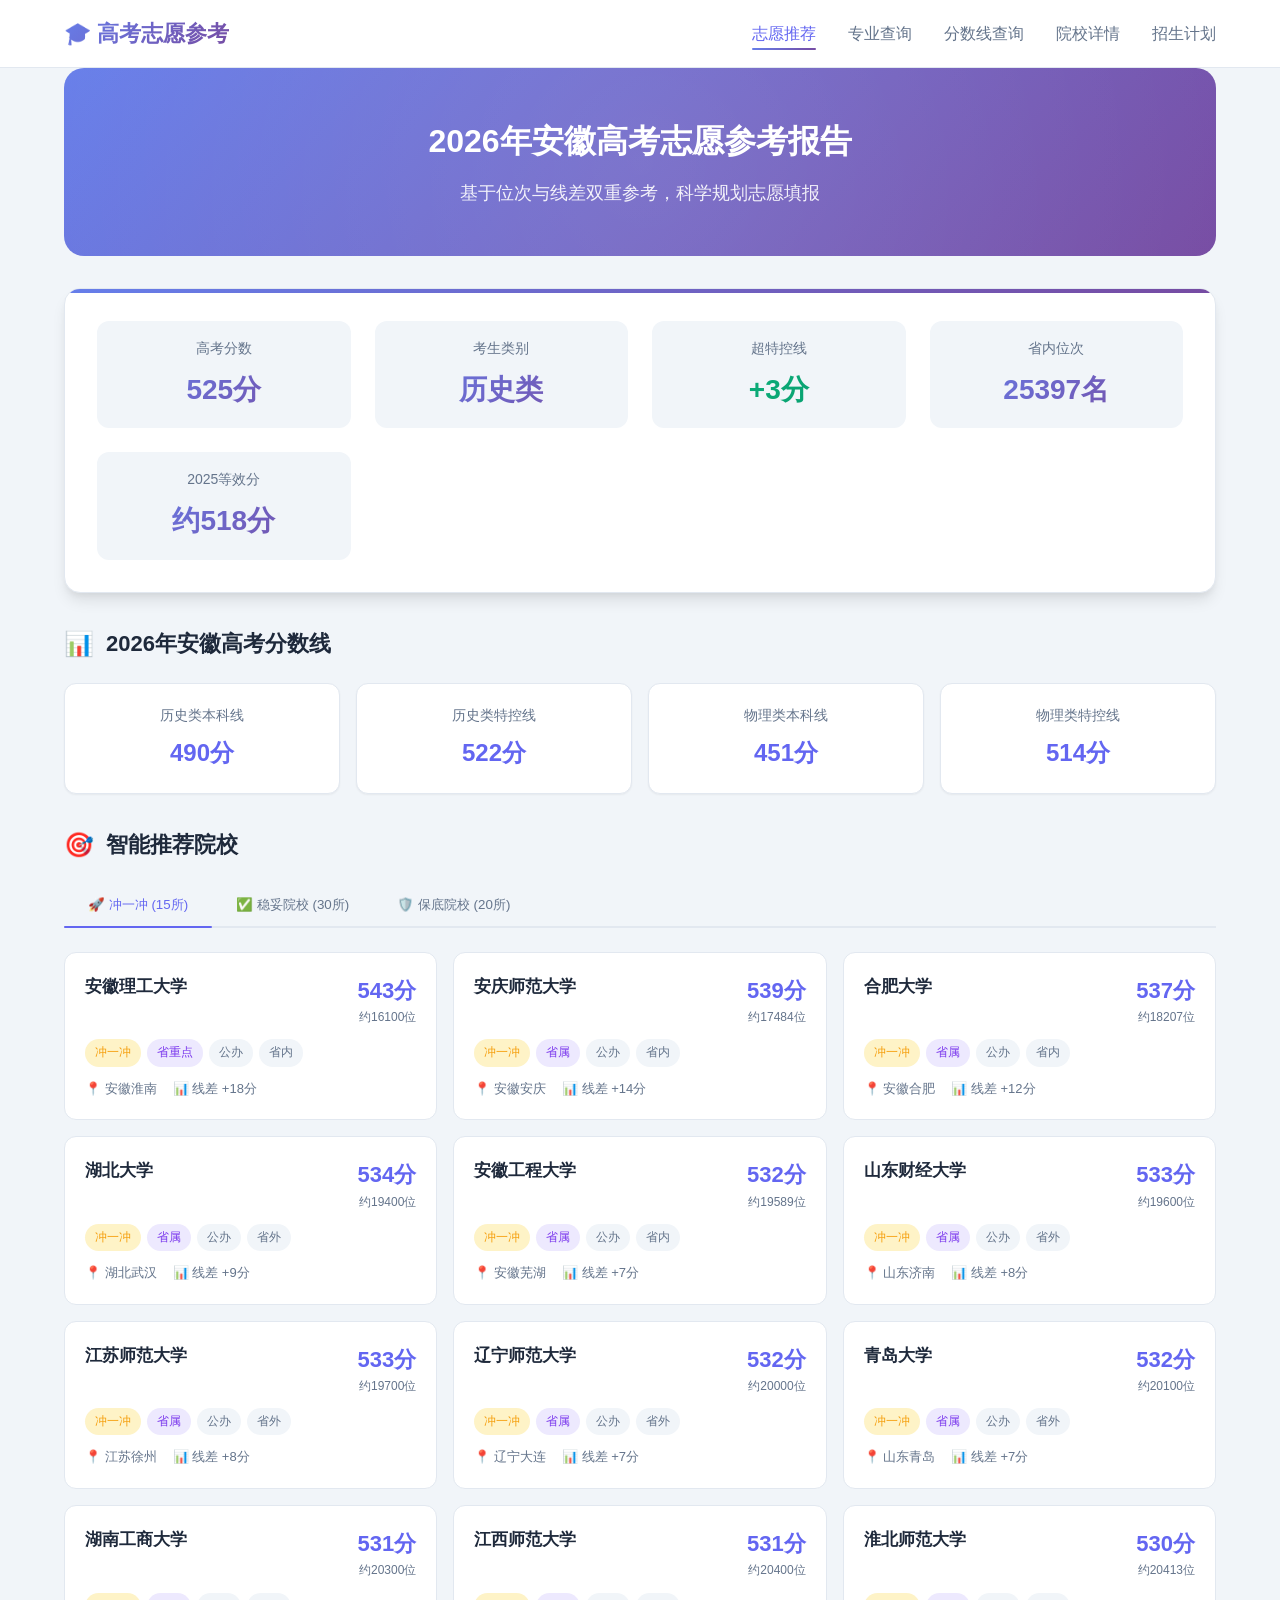
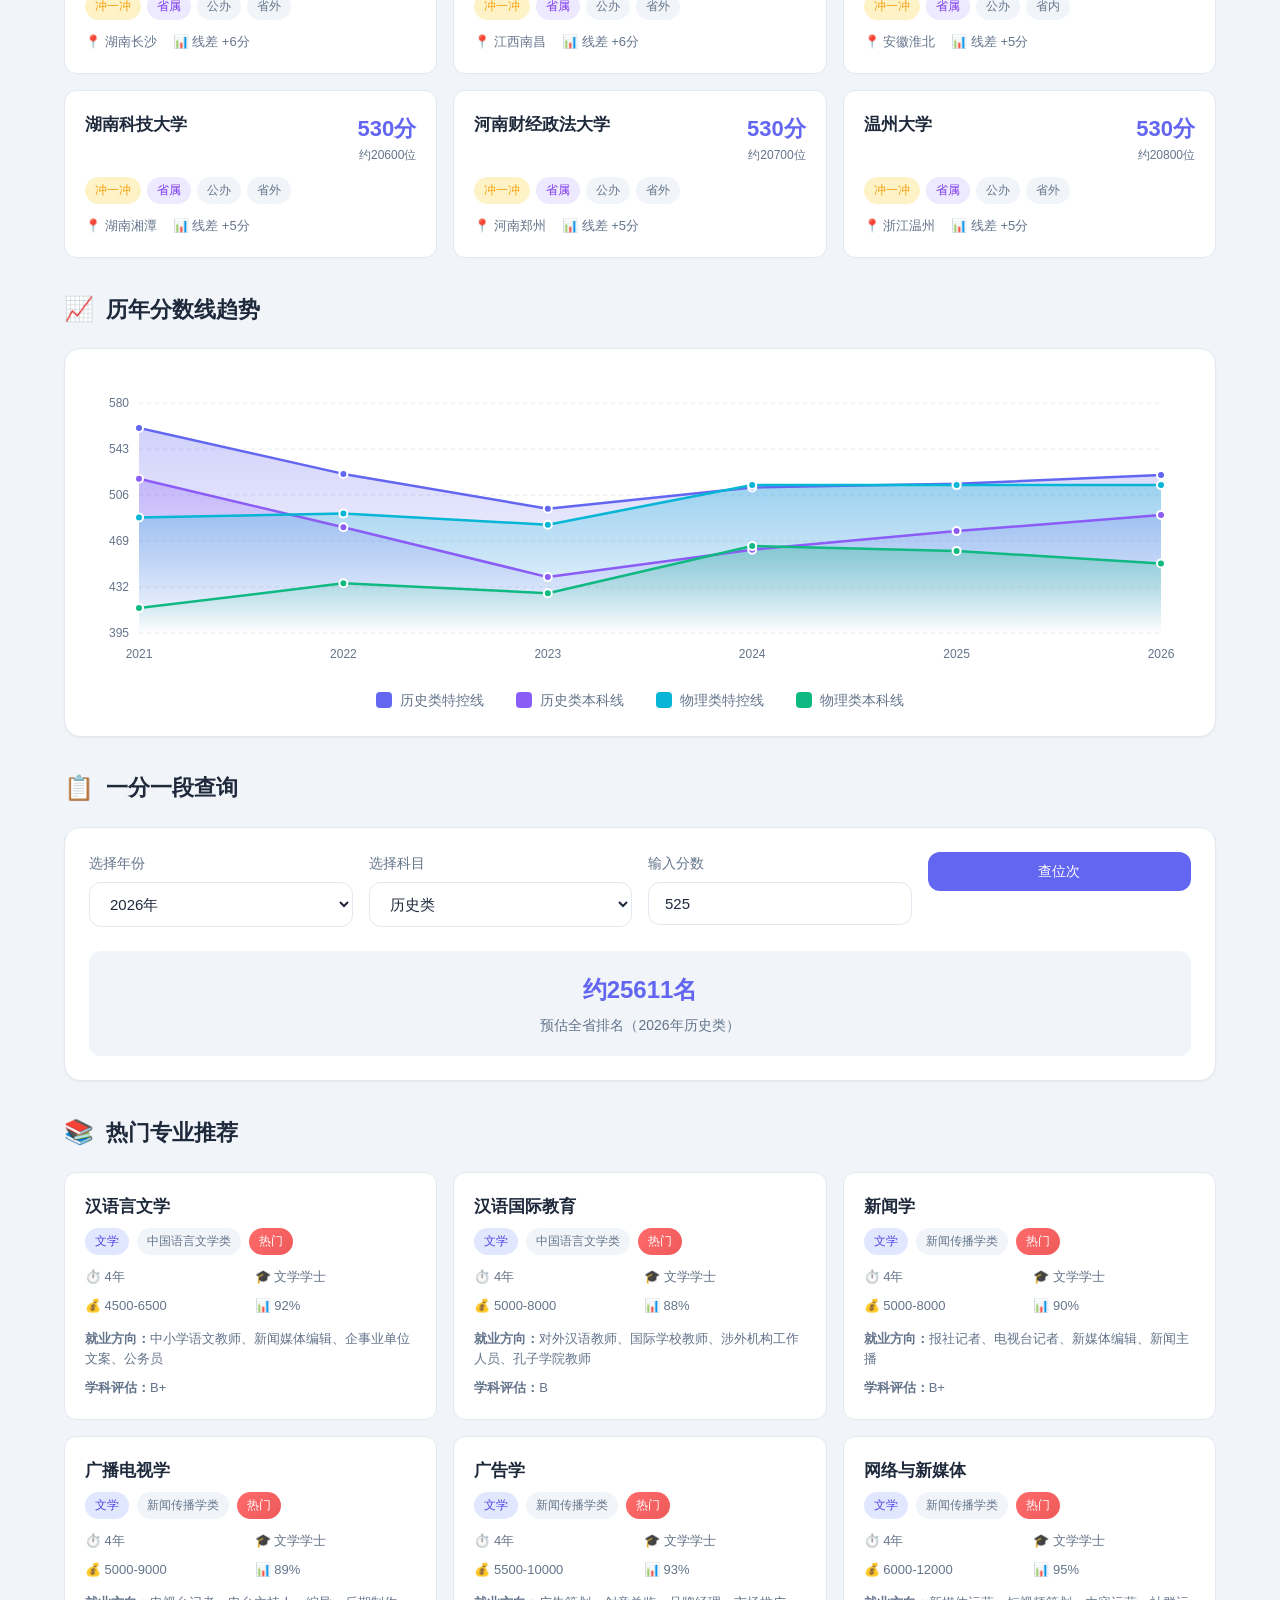
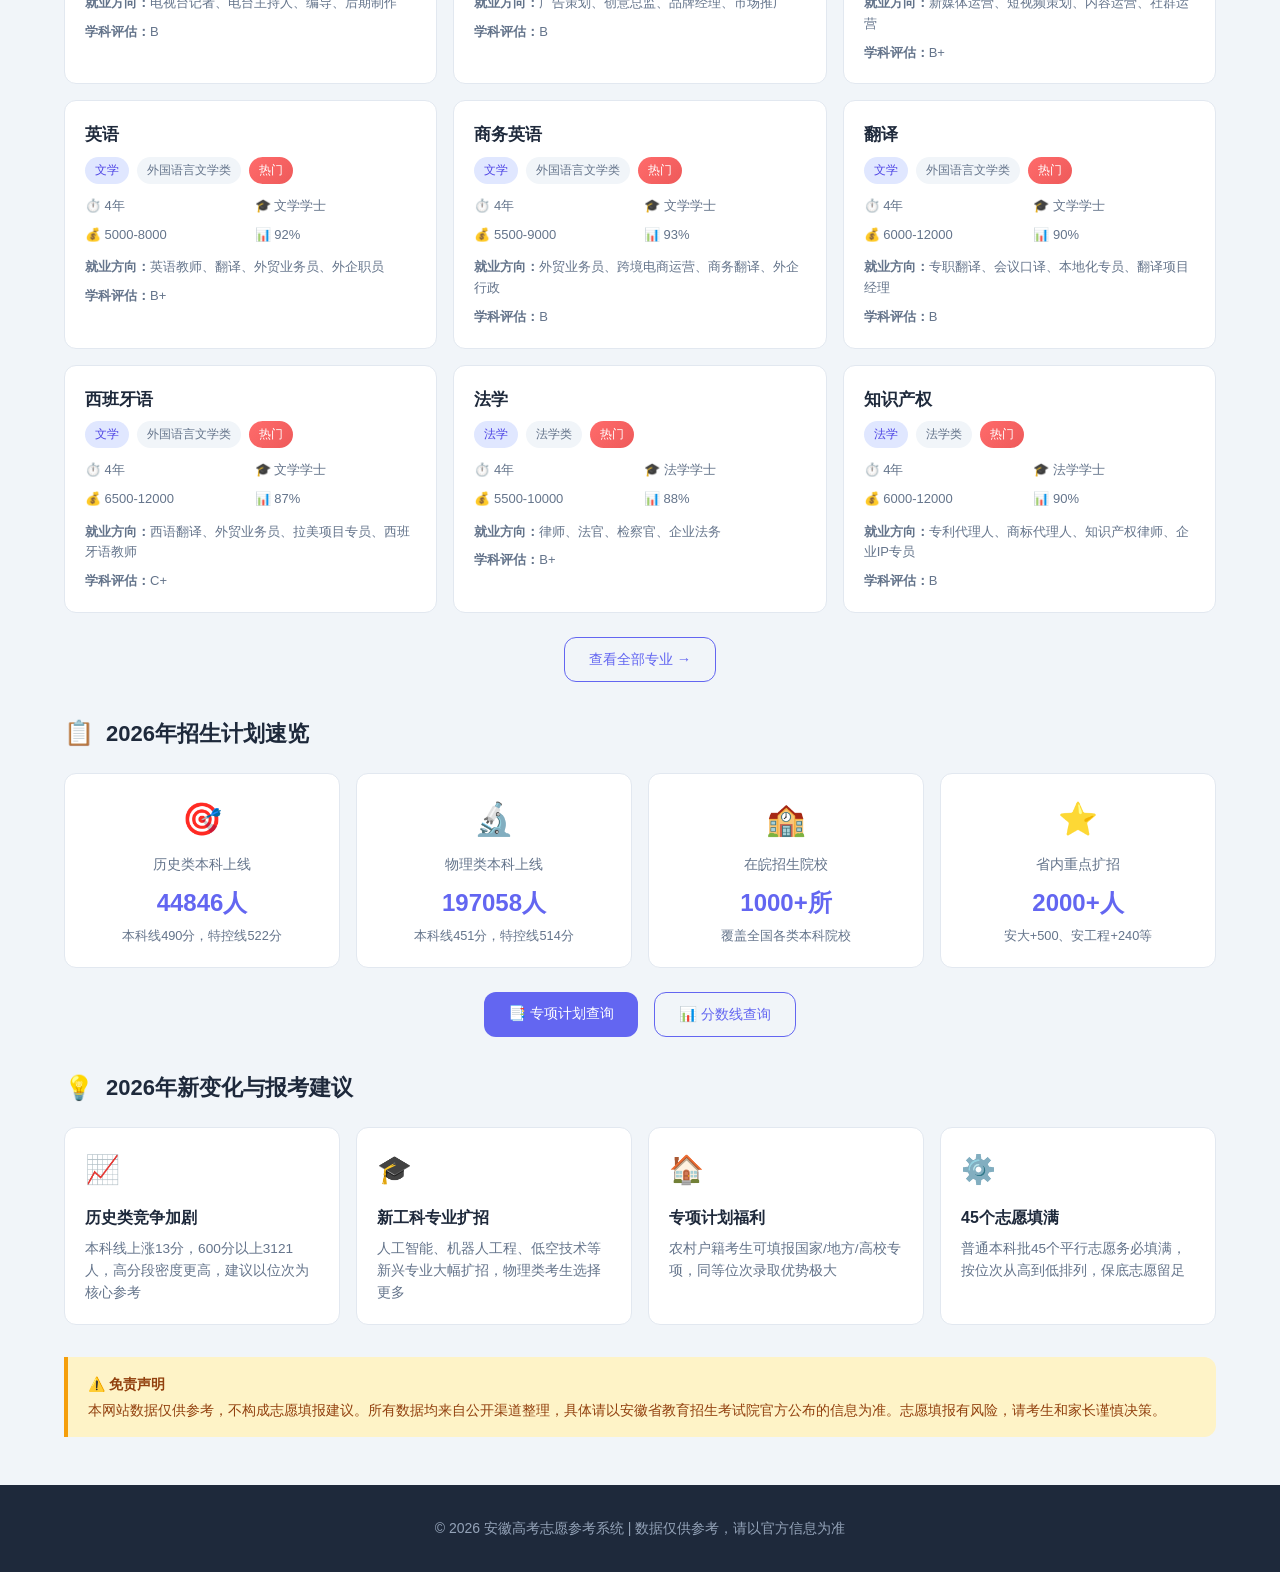
<file: index.html>
<!DOCTYPE html>
<html lang="zh-CN">
<head>
    <meta charset="UTF-8">
    <meta name="viewport" content="width=device-width, initial-scale=1.0">
    <title>2026年安徽高考志愿参考报告</title>
    <link rel="stylesheet" href="css/style.css">
</head>
<body>
    <header>
        <nav>
            <a href="index.html" class="logo">🎓 高考志愿参考</a>
            <button class="menu-toggle" aria-label="菜单">☰</button>
            <ul class="nav-links">
                <li><a href="index.html" class="active">志愿推荐</a></li>
                <li><a href="major.html">专业查询</a></li>
                <li><a href="score.html">分数线查询</a></li>
                <li><a href="school.html">院校详情</a></li>
                <li><a href="admission-plan.html">招生计划</a></li>
            </ul>
        </nav>
    </header>

    <main class="container">
        <div class="hero">
            <h1>2026年安徽高考志愿参考报告</h1>
            <p>基于位次与线差双重参考，科学规划志愿填报</p>
        </div>

        <div class="section">
            <div class="user-info-card">
                <div class="user-info-item">
                    <div class="label">高考分数</div>
                    <div class="value">525分</div>
                </div>
                <div class="user-info-item">
                    <div class="label">考生类别</div>
                    <div class="value">历史类</div>
                </div>
                <div class="user-info-item">
                    <div class="label">超特控线</div>
                    <div class="value green">+3分</div>
                </div>
                <div class="user-info-item">
                    <div class="label">省内位次</div>
                    <div class="value orange">25397名</div>
                </div>
                <div class="user-info-item">
                    <div class="label">2025等效分</div>
                    <div class="value">约518分</div>
                </div>
            </div>
        </div>

        <div class="section">
            <h2 class="section-title">
                <span class="icon">📊</span>
                2026年安徽高考分数线
            </h2>
            <div class="score-lines">
                <div class="score-line-card">
                    <div class="label">历史类本科线</div>
                    <div class="value">490分</div>
                </div>
                <div class="score-line-card">
                    <div class="label">历史类特控线</div>
                    <div class="value">522分</div>
                </div>
                <div class="score-line-card">
                    <div class="label">物理类本科线</div>
                    <div class="value">451分</div>
                </div>
                <div class="score-line-card">
                    <div class="label">物理类特控线</div>
                    <div class="value">514分</div>
                </div>
            </div>
        </div>

        <div class="section">
            <h2 class="section-title">
                <span class="icon">🎯</span>
                智能推荐院校
            </h2>
            <div class="tabs">
                <button class="tab active" data-tab="chong">🚀 冲一冲 (15所)</button>
                <button class="tab" data-tab="wen">✅ 稳妥院校 (30所)</button>
                <button class="tab" data-tab="bao">🛡️ 保底院校 (20所)</button>
            </div>

            <div class="tab-content active" id="tab-chong">
                <div class="recommend-grid" id="chongList"></div>
            </div>
            <div class="tab-content" id="tab-wen">
                <div class="recommend-grid" id="wenList"></div>
            </div>
            <div class="tab-content" id="tab-bao">
                <div class="recommend-grid" id="baoList"></div>
            </div>
        </div>

        <div class="section">
            <h2 class="section-title">
                <span class="icon">📈</span>
                历年分数线趋势
            </h2>
            <div class="chart-container">
                <div class="chart-canvas" id="trendChart"></div>
                <div class="chart-legend">
                    <div class="legend-item">
                        <span class="legend-color" style="background: #6366f1;"></span>
                        <span>历史类特控线</span>
                    </div>
                    <div class="legend-item">
                        <span class="legend-color" style="background: #8b5cf6;"></span>
                        <span>历史类本科线</span>
                    </div>
                    <div class="legend-item">
                        <span class="legend-color" style="background: #06b6d4;"></span>
                        <span>物理类特控线</span>
                    </div>
                    <div class="legend-item">
                        <span class="legend-color" style="background: #10b981;"></span>
                        <span>物理类本科线</span>
                    </div>
                </div>
            </div>
        </div>

        <div class="section">
            <h2 class="section-title">
                <span class="icon">📋</span>
                一分一段查询
            </h2>
            <div class="query-card">
                <div class="query-form">
                    <div class="form-group">
                        <label for="queryYear">选择年份</label>
                        <select id="queryYear">
                            <option value="2026" selected>2026年</option>
                            <option value="2025">2025年</option>
                        </select>
                    </div>
                    <div class="form-group">
                        <label for="querySubject">选择科目</label>
                        <select id="querySubject">
                            <option value="history">历史类</option>
                            <option value="physics">物理类</option>
                        </select>
                    </div>
                    <div class="form-group">
                        <label for="queryScore">输入分数</label>
                        <input type="number" id="queryScore" placeholder="请输入分数" min="300" max="750" value="525">
                    </div>
                    <div class="form-group" style="display: flex; align-items: flex-end;">
                        <button class="btn btn-primary" id="queryRankBtn" style="width: 100%;">查位次</button>
                    </div>
                </div>
                <div class="query-result" id="rankResult">
                    <div class="result-value">约25611名</div>
                    <div class="result-label">预估全省排名（2026年历史类）</div>
                </div>
            </div>
        </div>

        <div class="section">
            <h2 class="section-title">
                <span class="icon">📚</span>
                热门专业推荐
            </h2>
            <div class="major-grid" id="majorRecommend"></div>
            <div style="text-align: center; margin-top: 1.5rem;">
                <a href="major.html" class="btn btn-outline">查看全部专业 →</a>
            </div>
        </div>

        <div class="section">
            <h2 class="section-title">
                <span class="icon">📋</span>
                2026年招生计划速览
            </h2>
            <div class="plan-overview-cards">
                <div class="plan-overview-card">
                    <div class="plan-overview-icon">🎯</div>
                    <div class="plan-overview-title">历史类本科上线</div>
                    <div class="plan-overview-number">44846人</div>
                    <div class="plan-overview-desc">本科线490分，特控线522分</div>
                </div>
                <div class="plan-overview-card">
                    <div class="plan-overview-icon">🔬</div>
                    <div class="plan-overview-title">物理类本科上线</div>
                    <div class="plan-overview-number">197058人</div>
                    <div class="plan-overview-desc">本科线451分，特控线514分</div>
                </div>
                <div class="plan-overview-card">
                    <div class="plan-overview-icon">🏫</div>
                    <div class="plan-overview-title">在皖招生院校</div>
                    <div class="plan-overview-number">1000+所</div>
                    <div class="plan-overview-desc">覆盖全国各类本科院校</div>
                </div>
                <div class="plan-overview-card">
                    <div class="plan-overview-icon">⭐</div>
                    <div class="plan-overview-title">省内重点扩招</div>
                    <div class="plan-overview-number">2000+人</div>
                    <div class="plan-overview-desc">安大+500、安工程+240等</div>
                </div>
            </div>
            <div style="text-align: center; margin-top: 1.5rem; display: flex; gap: 1rem; justify-content: center; flex-wrap: wrap;">
                <a href="special-plan.html" class="btn btn-primary">📑 专项计划查询</a>
                <a href="score.html" class="btn btn-outline">📊 分数线查询</a>
            </div>
        </div>

        <div class="section">
            <h2 class="section-title">
                <span class="icon">💡</span>
                2026年新变化与报考建议
            </h2>
            <div class="tips-grid">
                <div class="tip-card">
                    <div class="tip-icon">📈</div>
                    <div class="tip-title">历史类竞争加剧</div>
                    <div class="tip-desc">本科线上涨13分，600分以上3121人，高分段密度更高，建议以位次为核心参考</div>
                </div>
                <div class="tip-card">
                    <div class="tip-icon">🎓</div>
                    <div class="tip-title">新工科专业扩招</div>
                    <div class="tip-desc">人工智能、机器人工程、低空技术等新兴专业大幅扩招，物理类考生选择更多</div>
                </div>
                <div class="tip-card">
                    <div class="tip-icon">🏠</div>
                    <div class="tip-title">专项计划福利</div>
                    <div class="tip-desc">农村户籍考生可填报国家/地方/高校专项，同等位次录取优势极大</div>
                </div>
                <div class="tip-card">
                    <div class="tip-icon">⚙️</div>
                    <div class="tip-title">45个志愿填满</div>
                    <div class="tip-desc">普通本科批45个平行志愿务必填满，按位次从高到低排列，保底志愿留足</div>
                </div>
            </div>
        </div>

        <div class="disclaimer">
            <strong>⚠️ 免责声明</strong>
            本网站数据仅供参考，不构成志愿填报建议。所有数据均来自公开渠道整理，具体请以安徽省教育招生考试院官方公布的信息为准。志愿填报有风险，请考生和家长谨慎决策。
        </div>
    </main>

    <footer>
        <p>© 2026 安徽高考志愿参考系统 | 数据仅供参考，请以官方信息为准</p>
    </footer>

    <script src="data/control-lines.js"></script>
    <script src="data/schools-anhui.js"></script>
    <script src="data/schools-national.js"></script>
    <script src="data/majors.js"></script>
    <script src="data/rank-table.js"></script>
    <script src="js/app.js"></script>
</body>
</html>
</file>
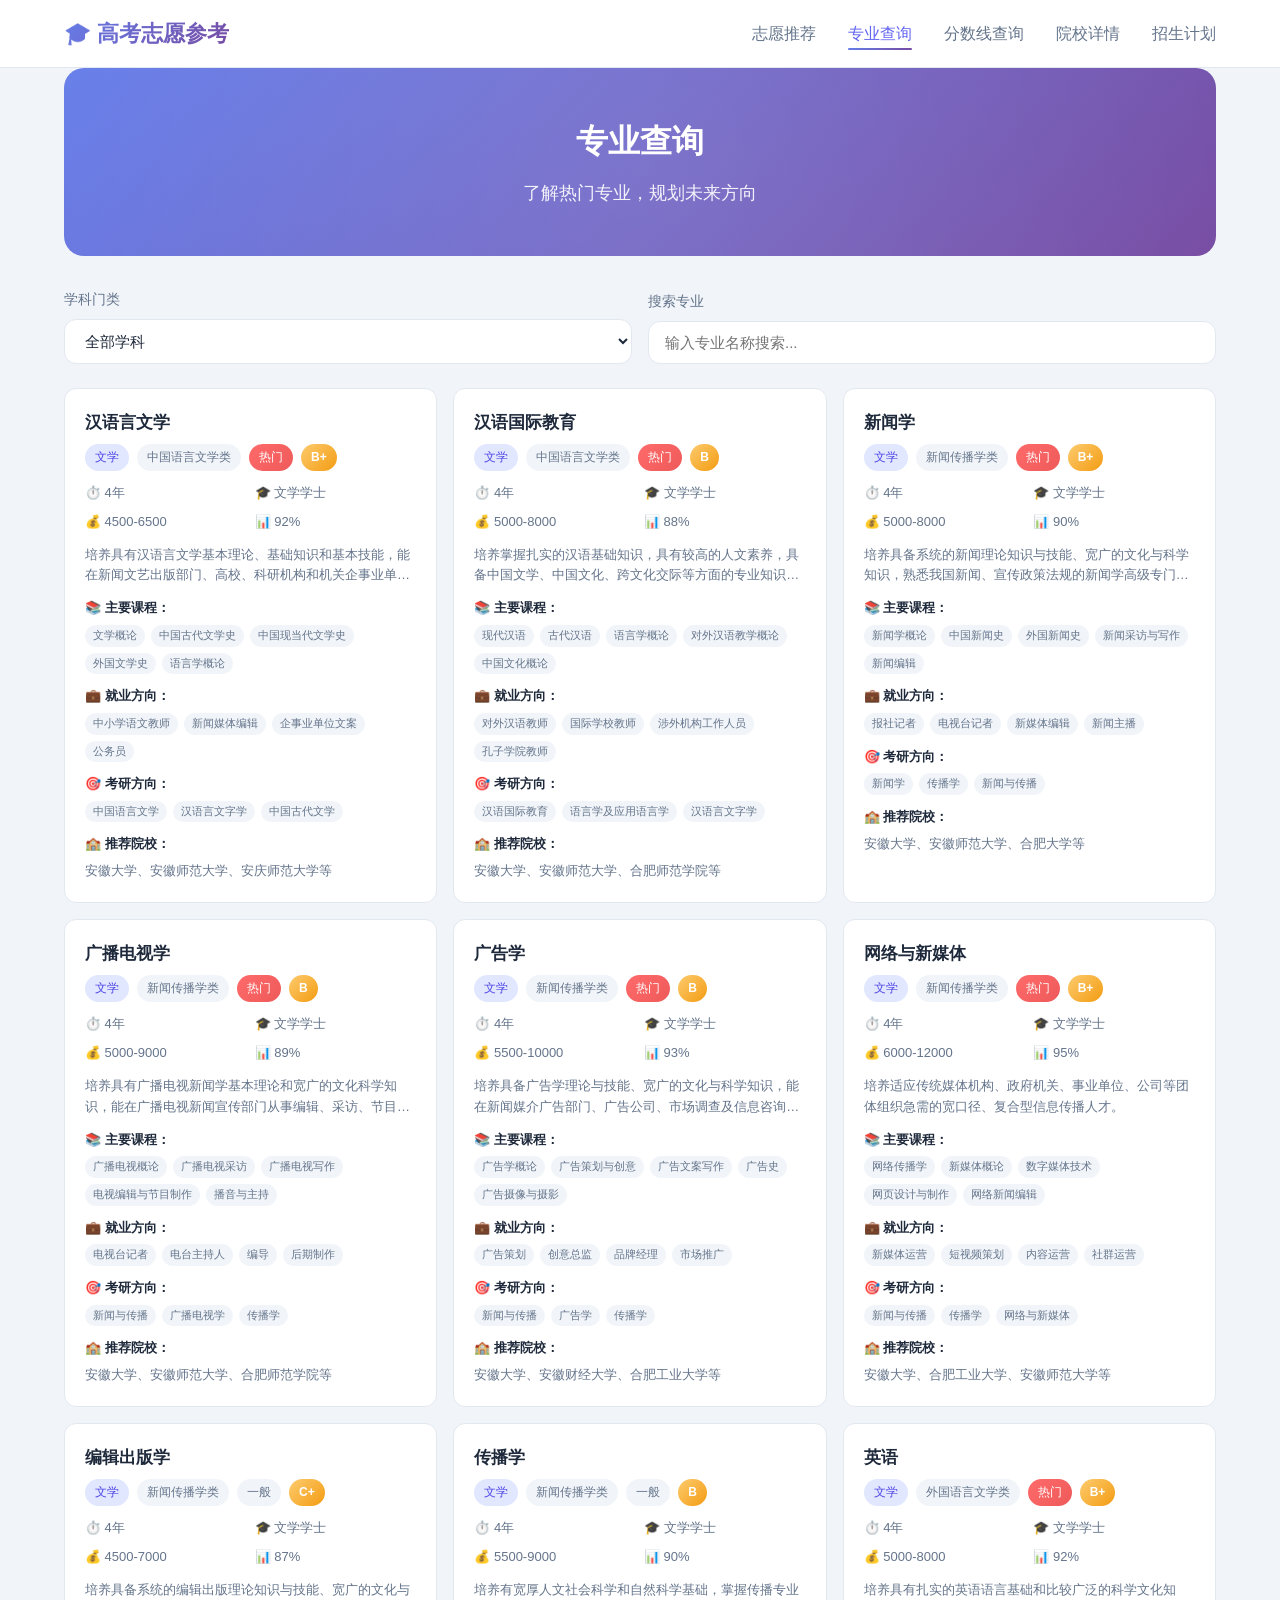
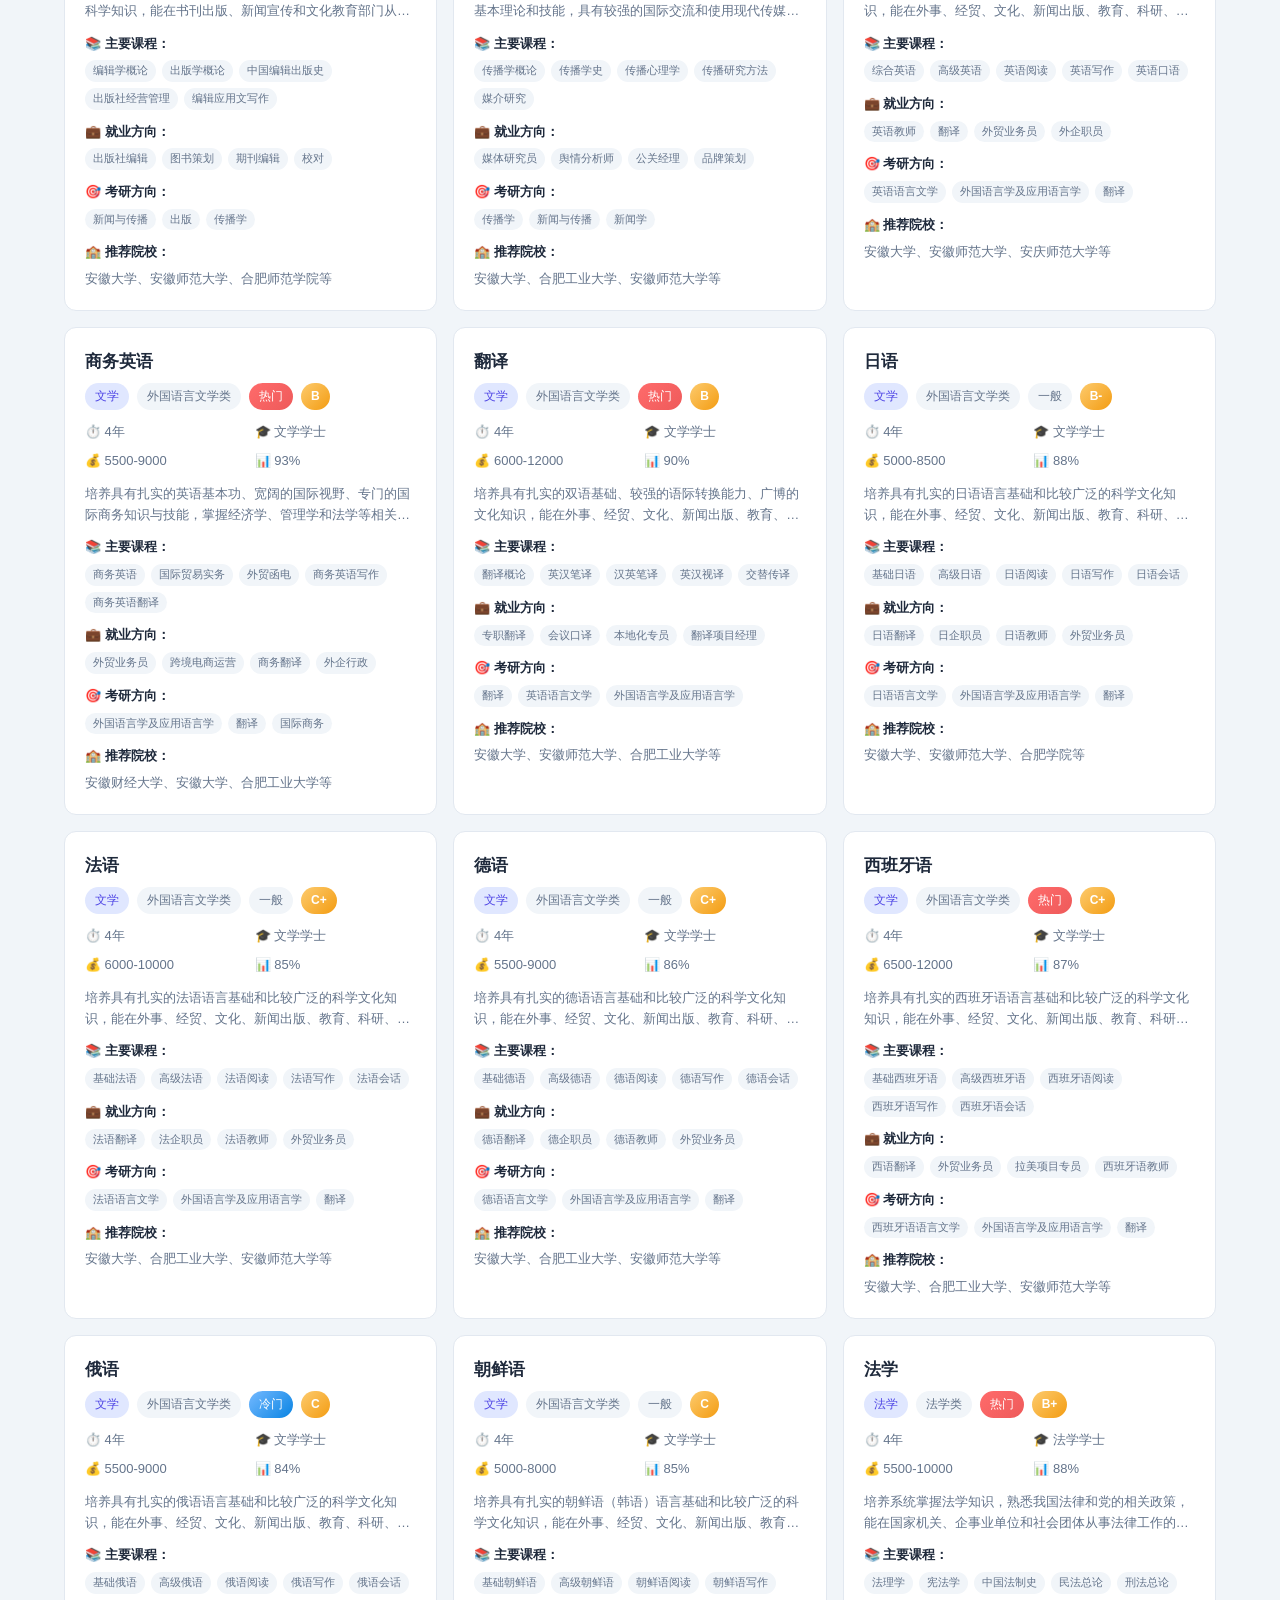
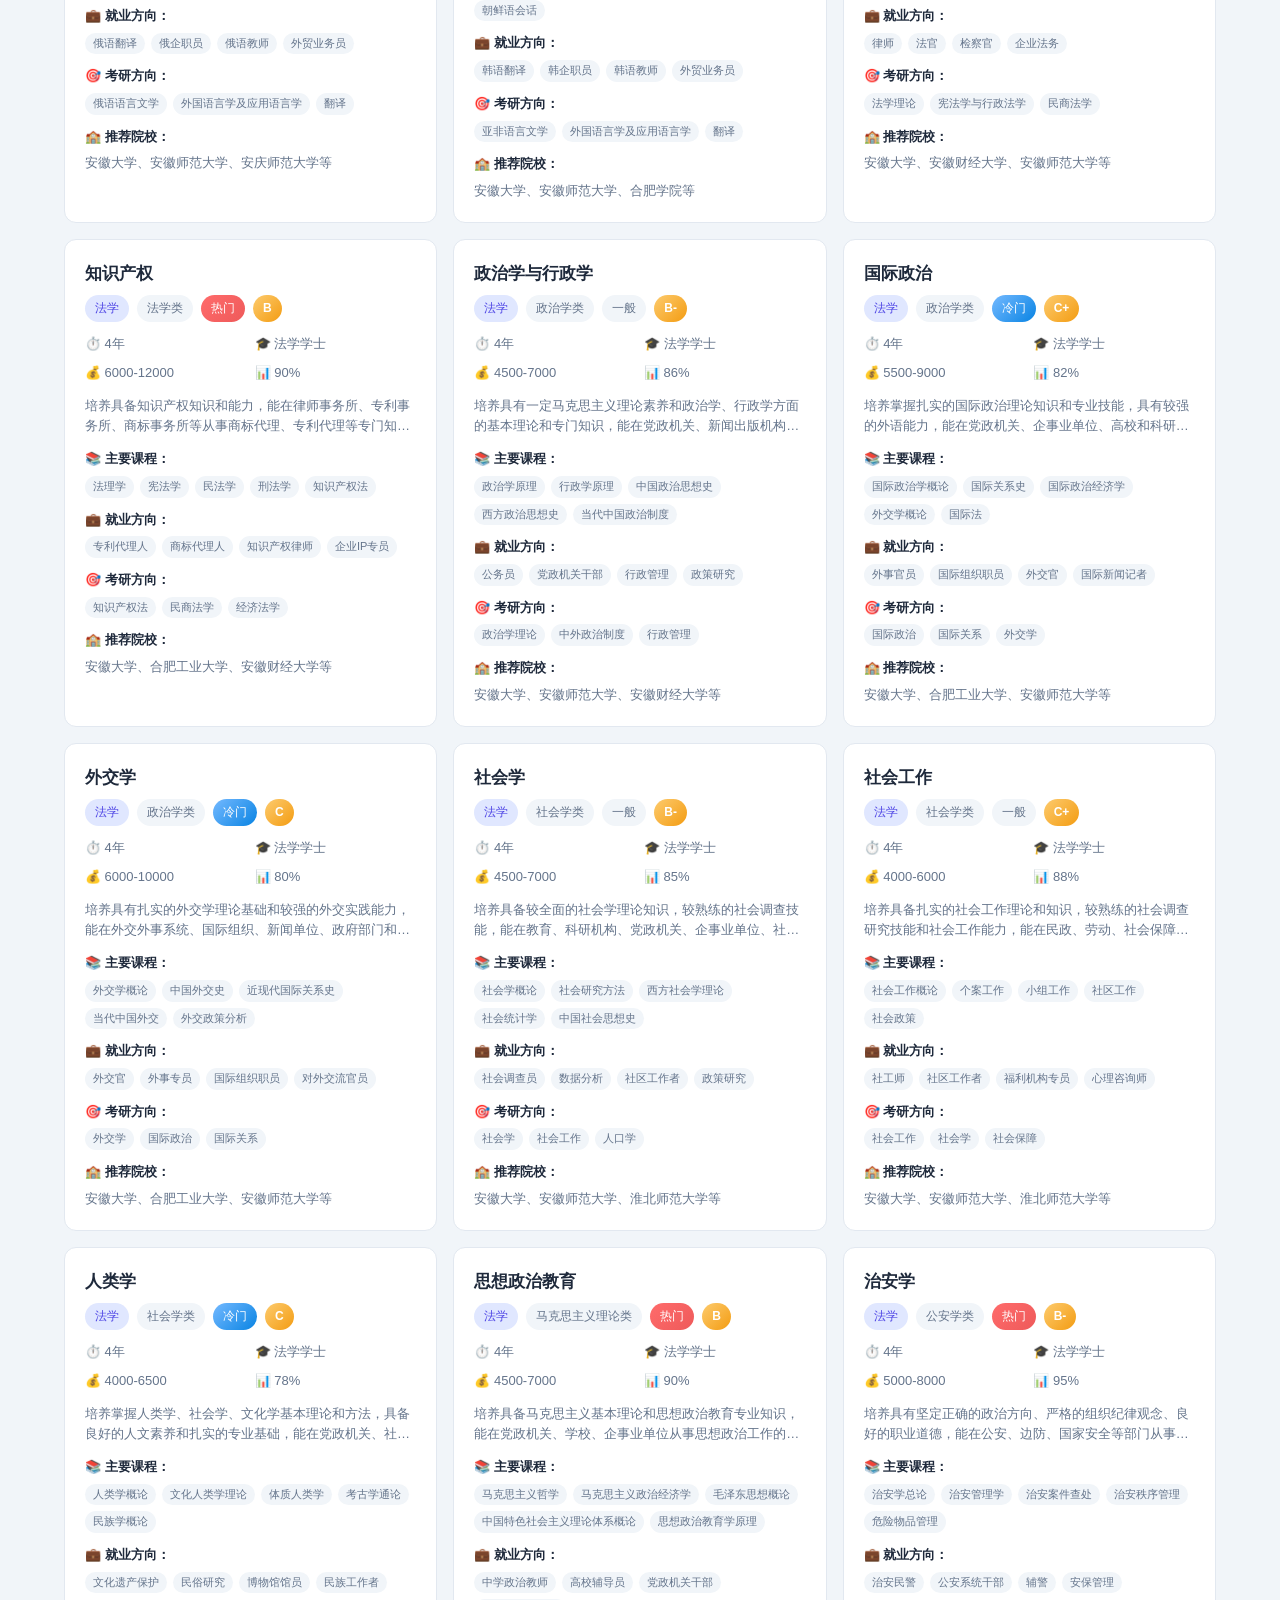
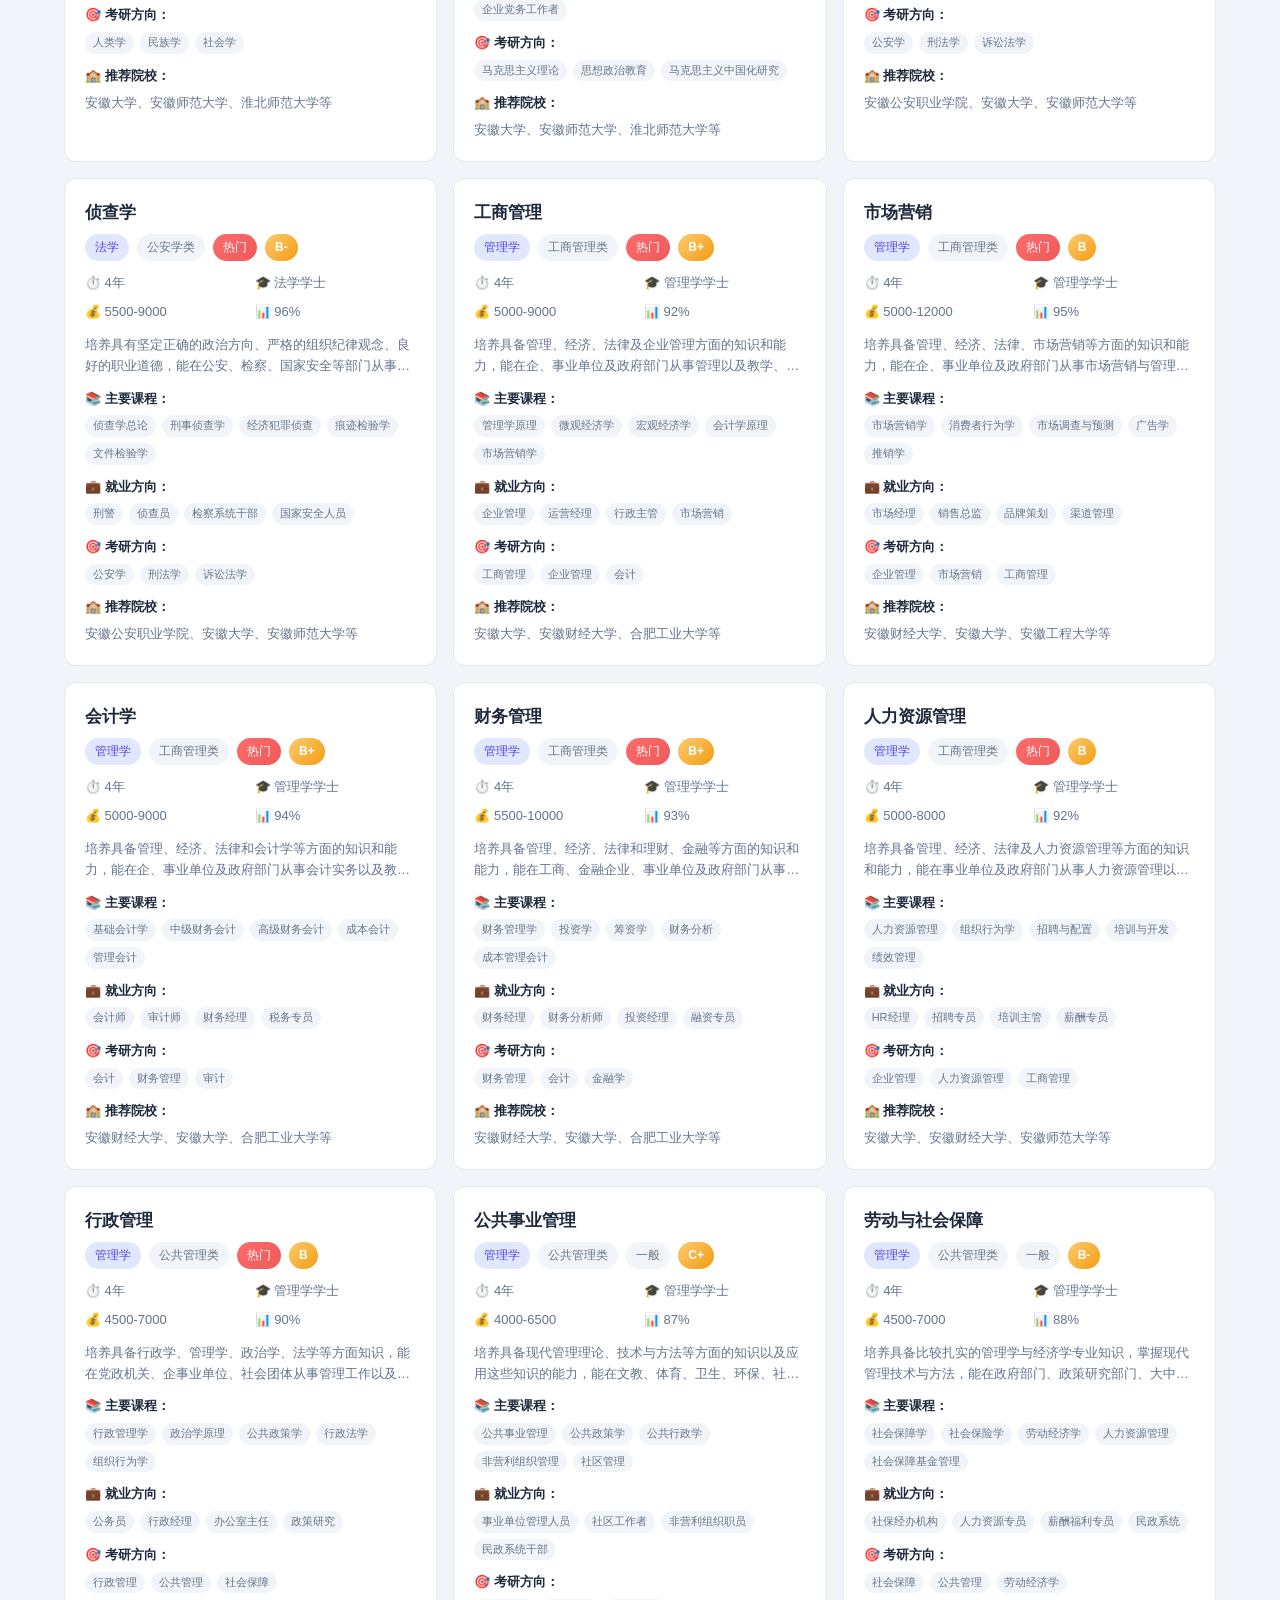
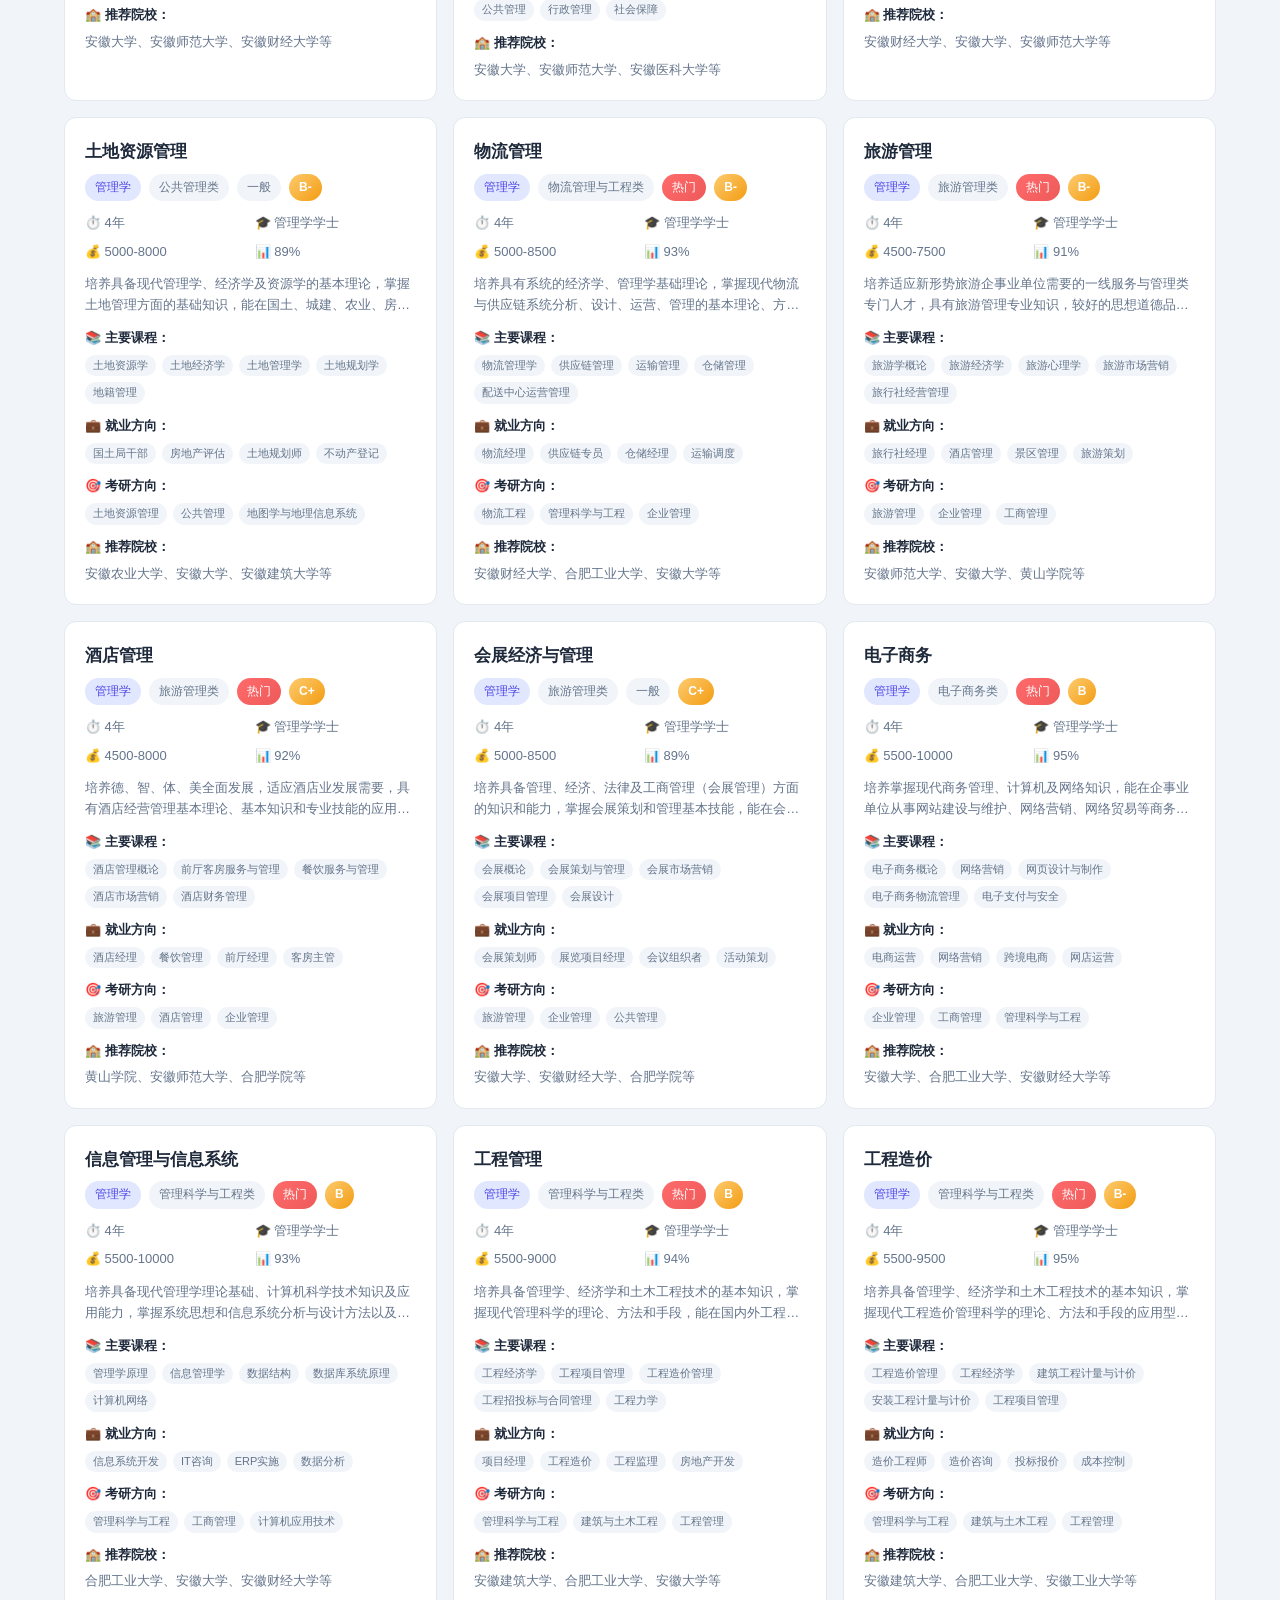
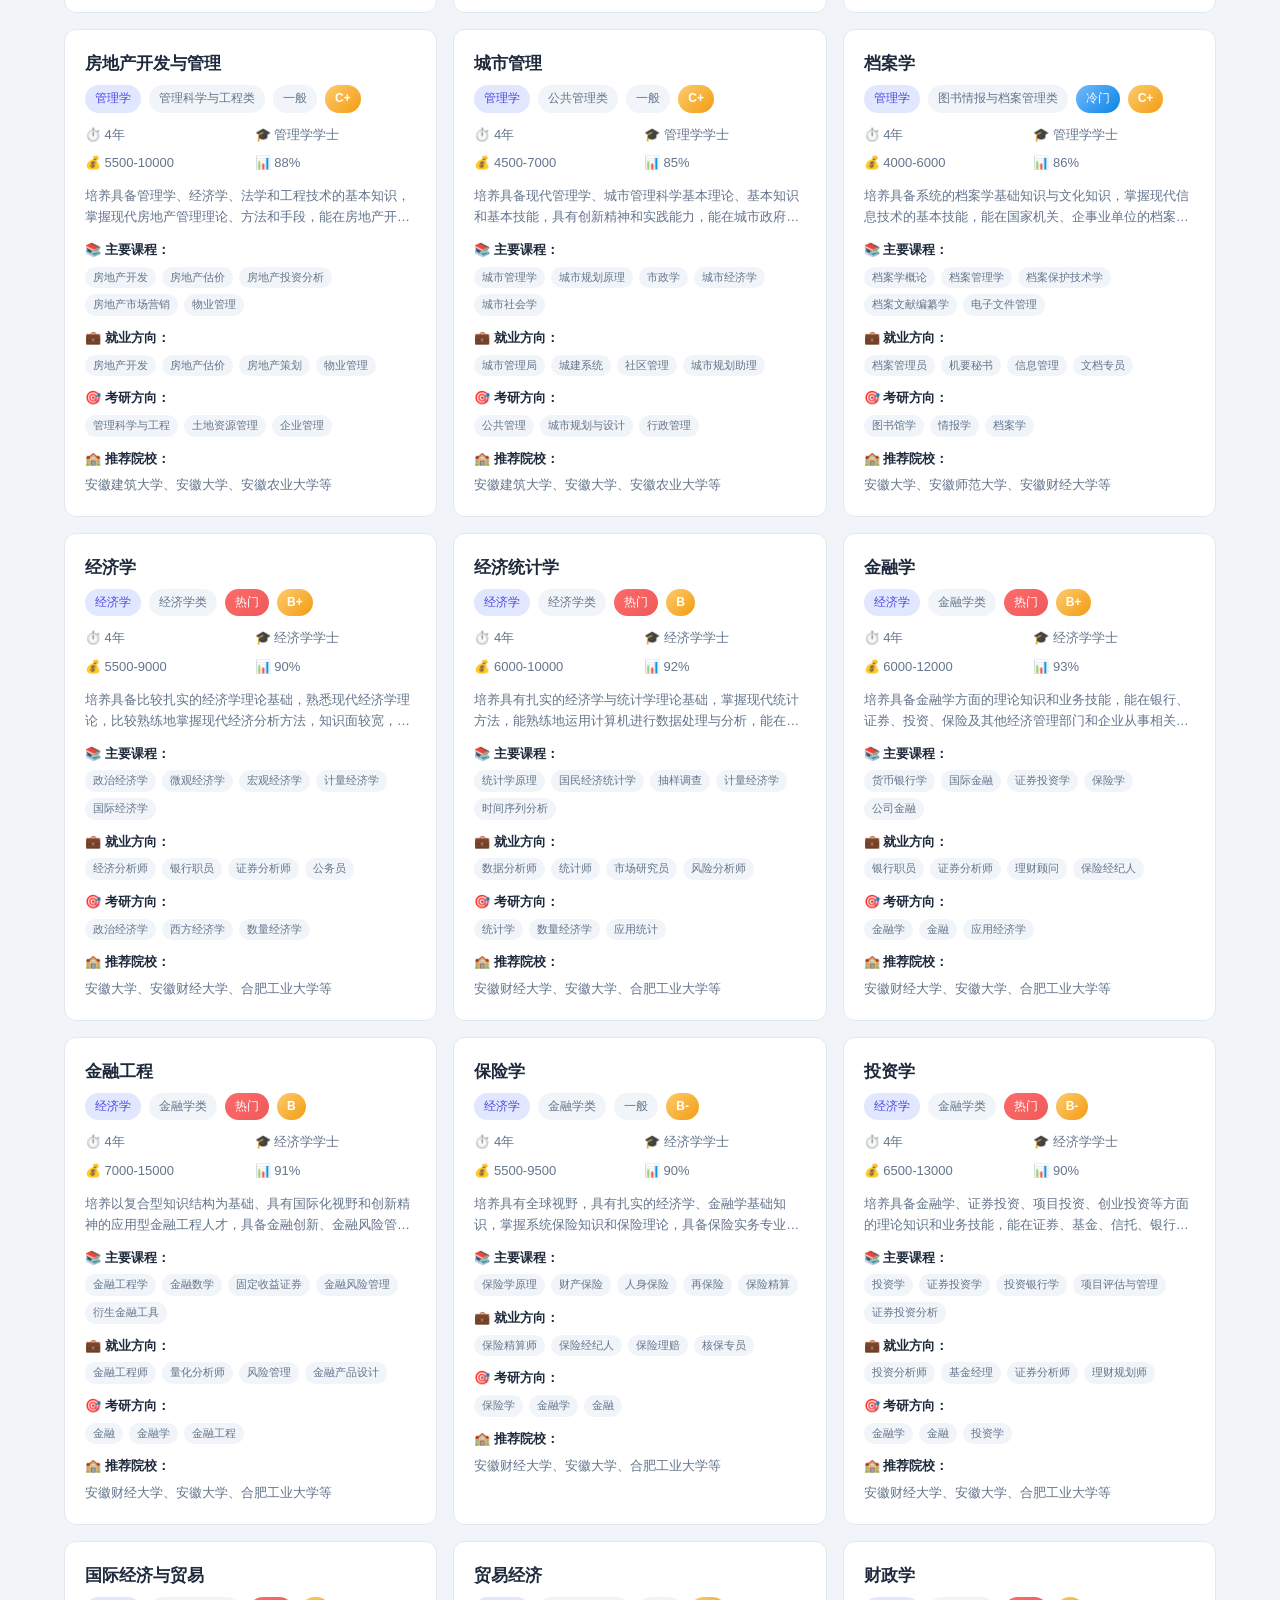
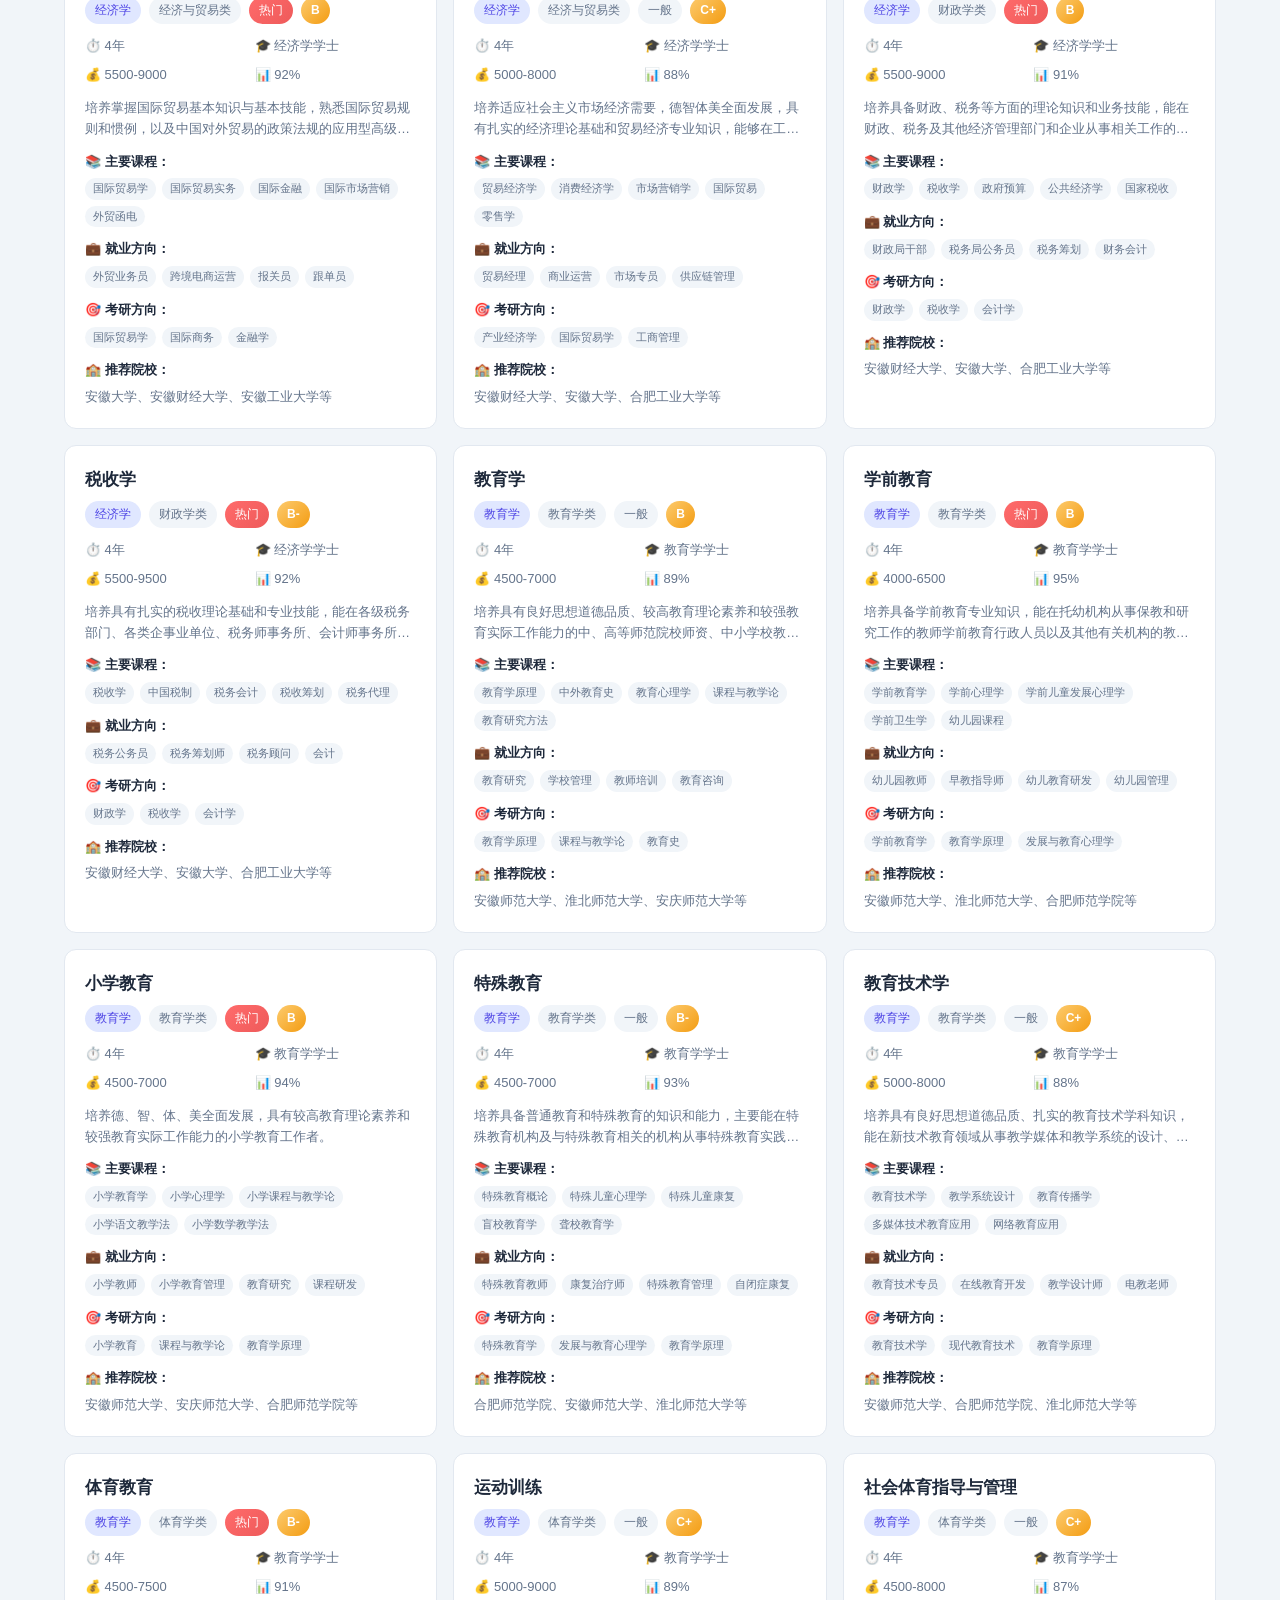
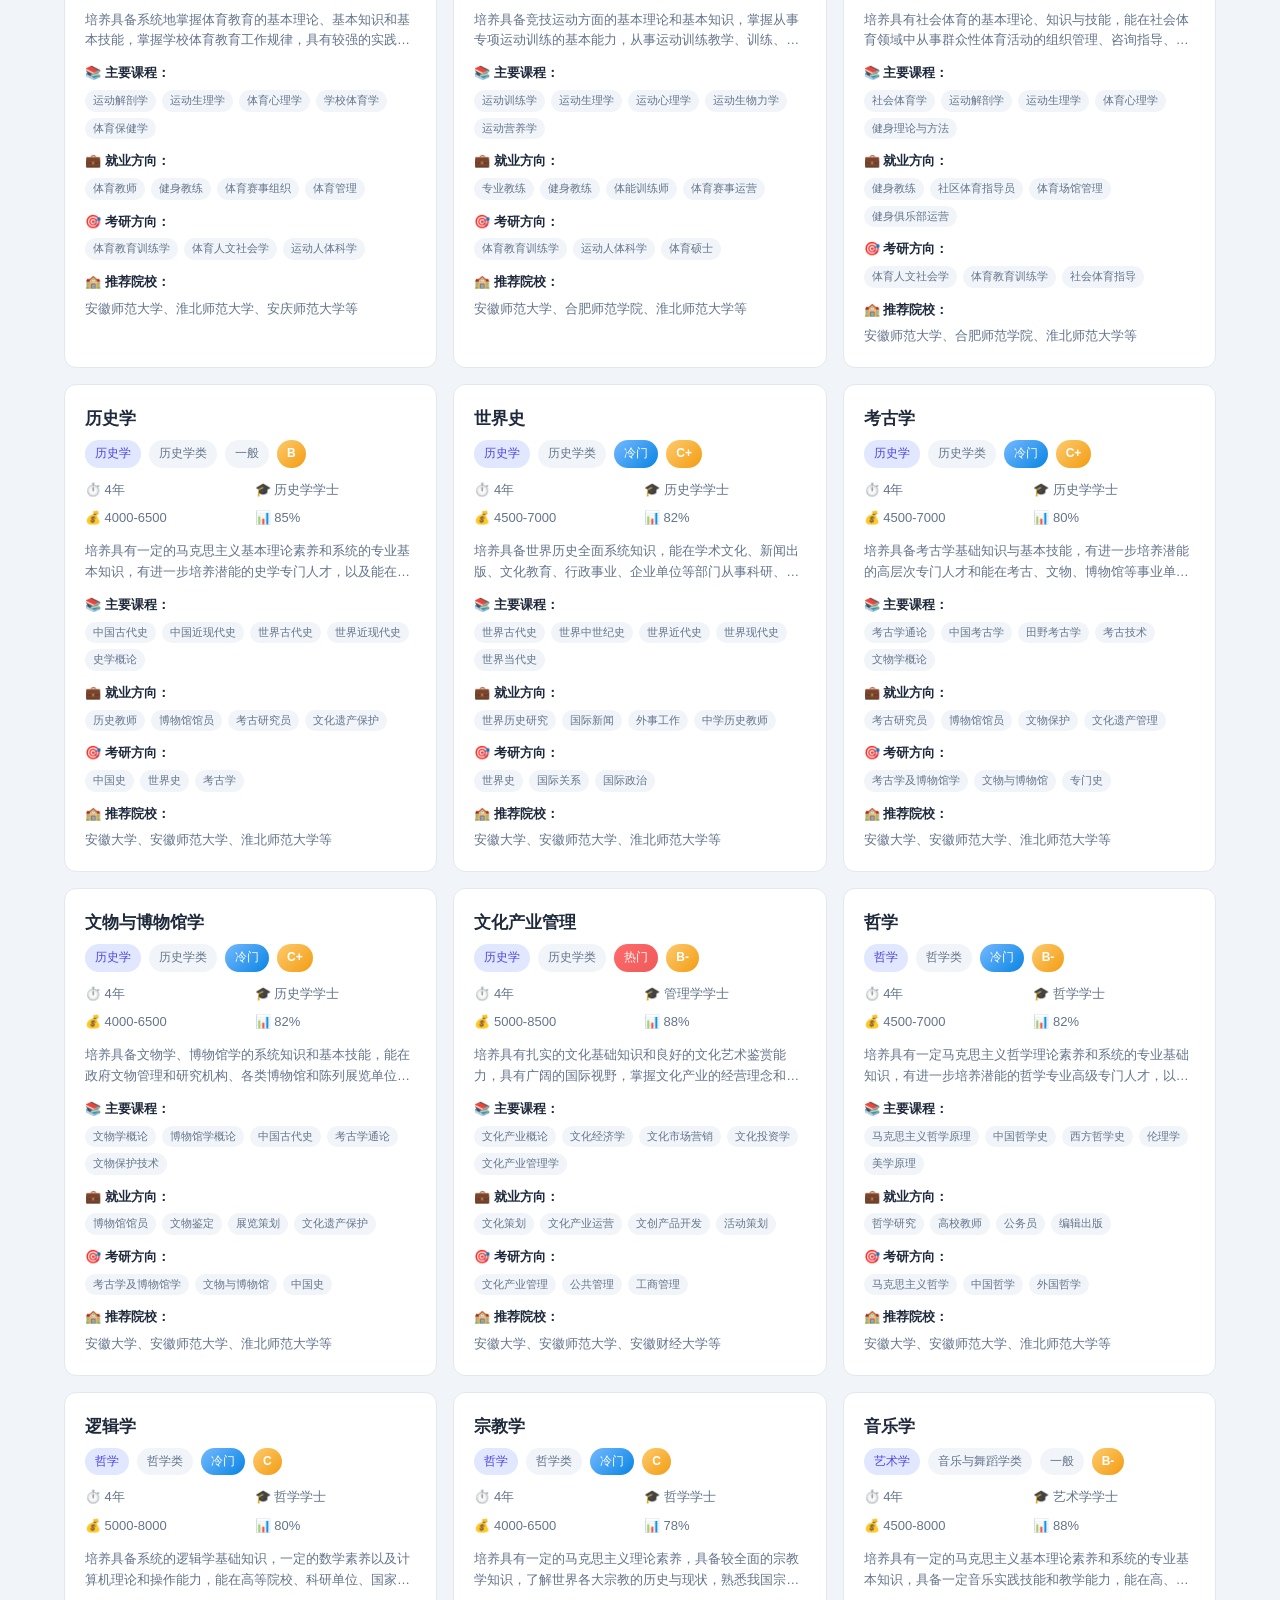
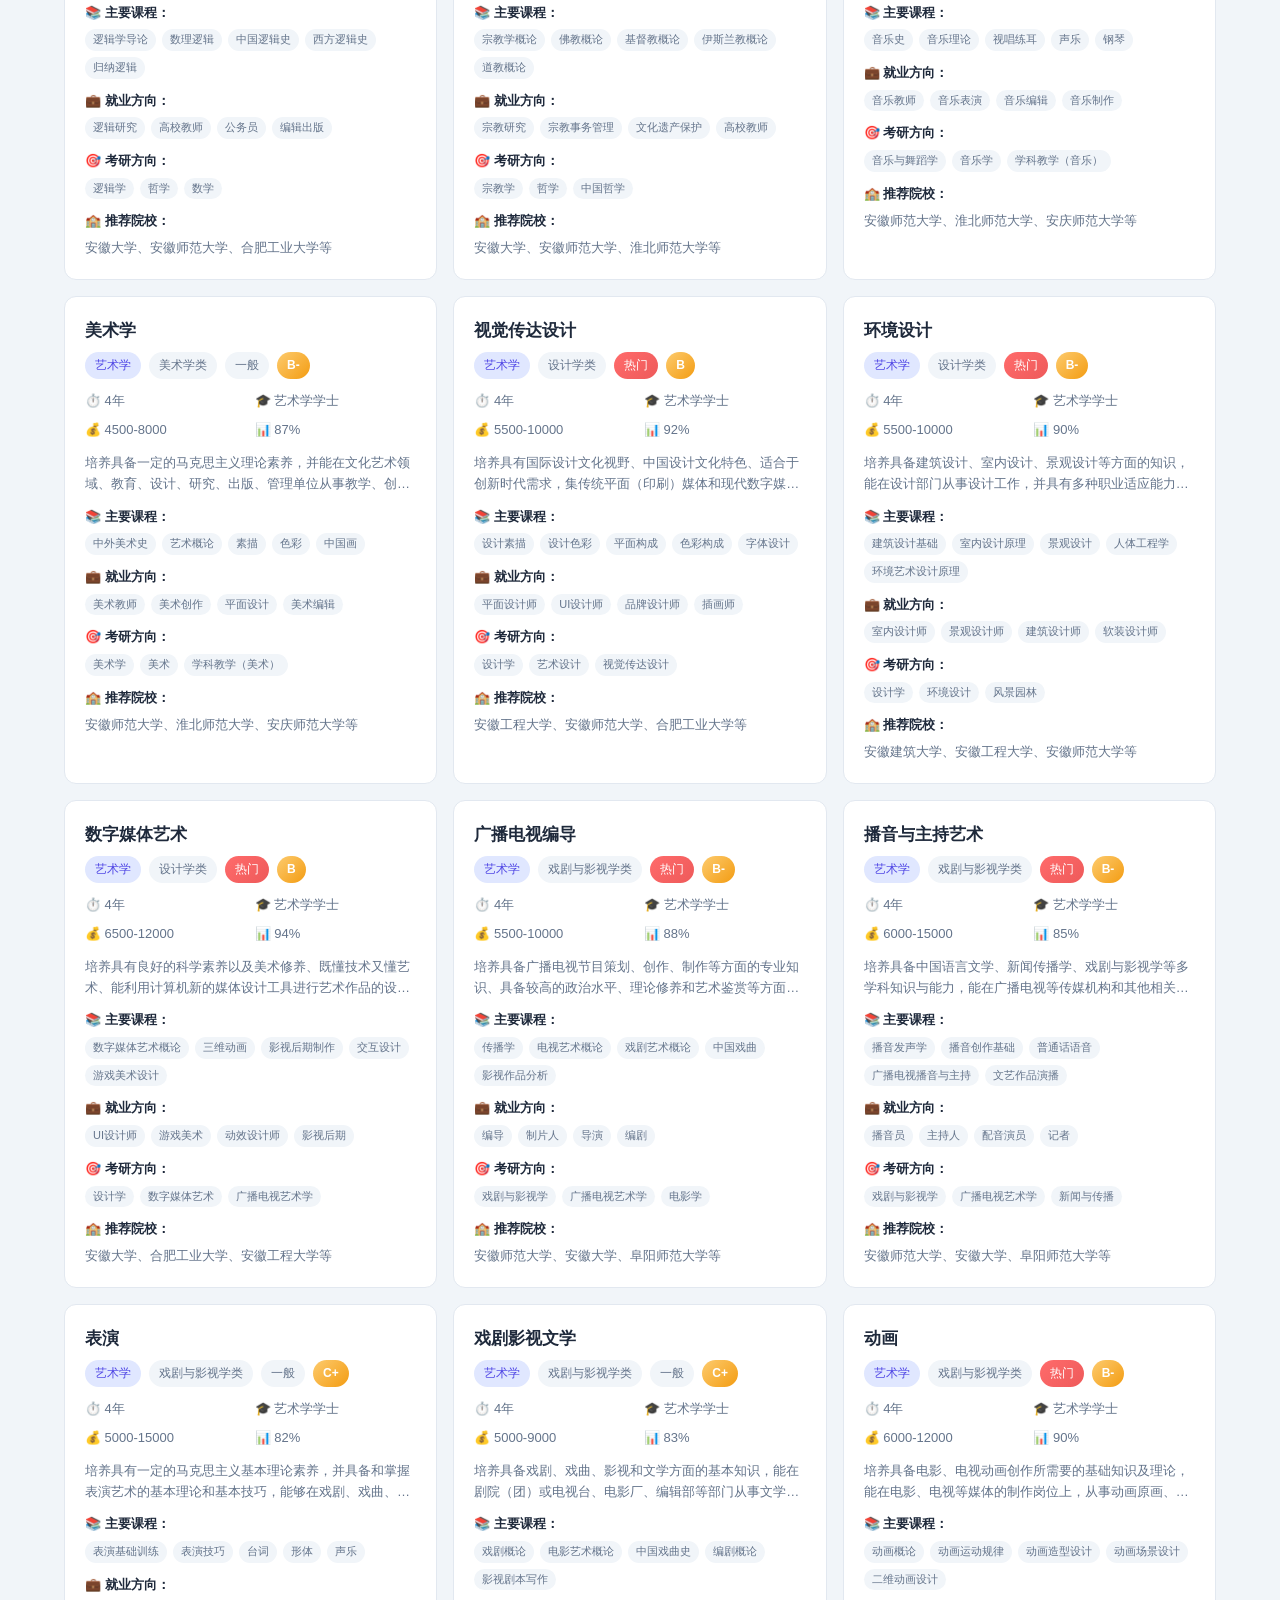
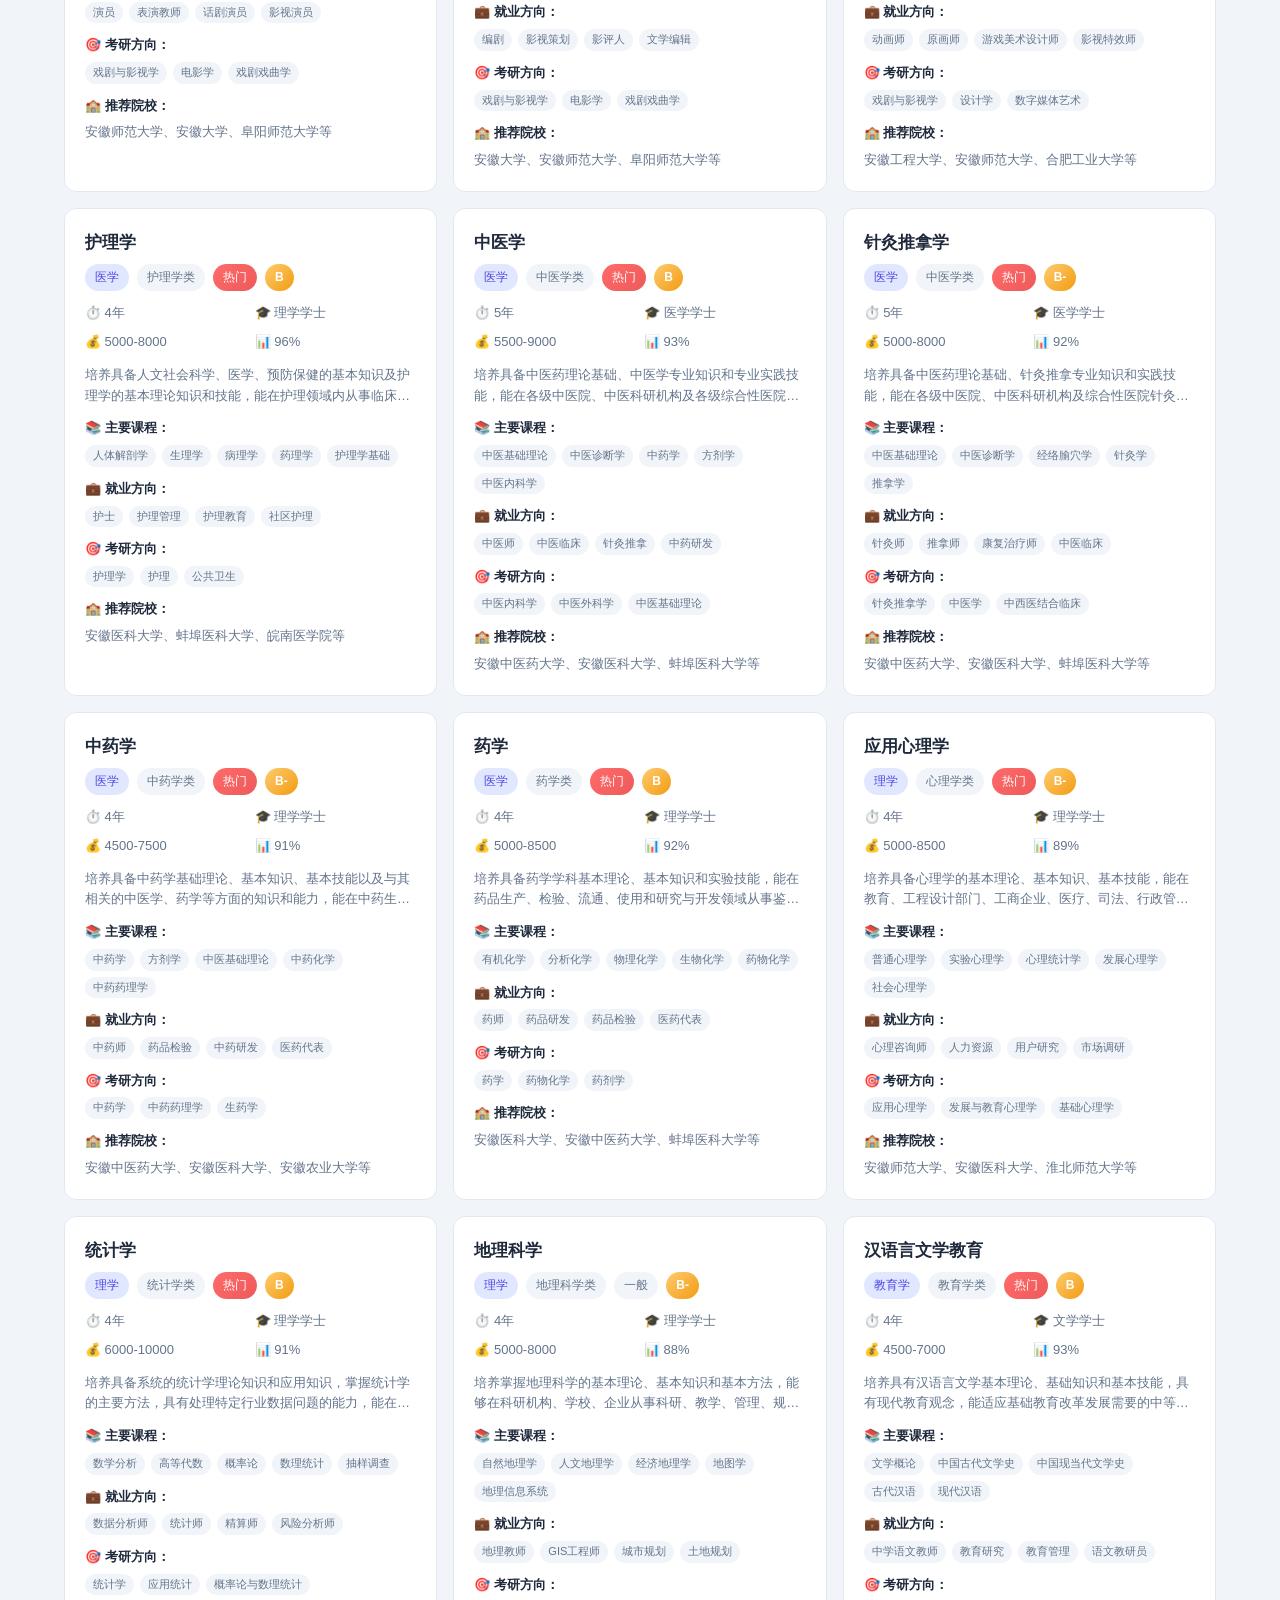
<file: major.html>
<!DOCTYPE html>
<html lang="zh-CN">
<head>
    <meta charset="UTF-8">
    <meta name="viewport" content="width=device-width, initial-scale=1.0">
    <title>专业查询 - 2026年安徽高考志愿参考</title>
    <link rel="stylesheet" href="css/style.css">
</head>
<body>
    <header>
        <nav>
            <a href="index.html" class="logo">🎓 高考志愿参考</a>
            <button class="menu-toggle" aria-label="菜单">☰</button>
            <ul class="nav-links">
                <li><a href="index.html">志愿推荐</a></li>
                <li><a href="major.html" class="active">专业查询</a></li>
                <li><a href="score.html">分数线查询</a></li>
                <li><a href="school.html">院校详情</a></li>
                <li><a href="admission-plan.html">招生计划</a></li>
            </ul>
        </nav>
    </header>

    <main class="container">
        <div class="hero">
            <h1>专业查询</h1>
            <p>了解热门专业，规划未来方向</p>
        </div>

        <div class="filter-bar">
            <div class="form-group">
                <label for="categoryFilter">学科门类</label>
                <select id="categoryFilter">
                    <option value="">全部学科</option>
                    <option value="文学">文学</option>
                    <option value="法学">法学</option>
                    <option value="管理学">管理学</option>
                    <option value="经济学">经济学</option>
                    <option value="教育学">教育学</option>
                    <option value="医学">医学</option>
                    <option value="理学">理学</option>
                    <option value="历史学">历史学</option>
                    <option value="哲学">哲学</option>
                </select>
            </div>
            <div class="form-group">
                <label for="majorSearch">搜索专业</label>
                <input type="text" id="majorSearch" placeholder="输入专业名称搜索...">
            </div>
        </div>

        <div class="major-grid" id="majorList"></div>

        <div class="disclaimer">
            <strong>⚠️ 免责声明</strong>
            专业信息仅供参考，具体请以各院校官方公布的招生专业和培养方案为准。
        </div>
    </main>

    <footer>
        <p>© 2026 安徽高考志愿参考系统 | 数据仅供参考，请以官方信息为准</p>
    </footer>

    <script src="data/control-lines.js"></script>
    <script src="data/schools-anhui.js"></script>
    <script src="data/schools-national.js"></script>
    <script src="data/majors.js"></script>
    <script src="data/rank-table.js"></script>
    <script src="js/app.js"></script>
</body>
</html>
</file>
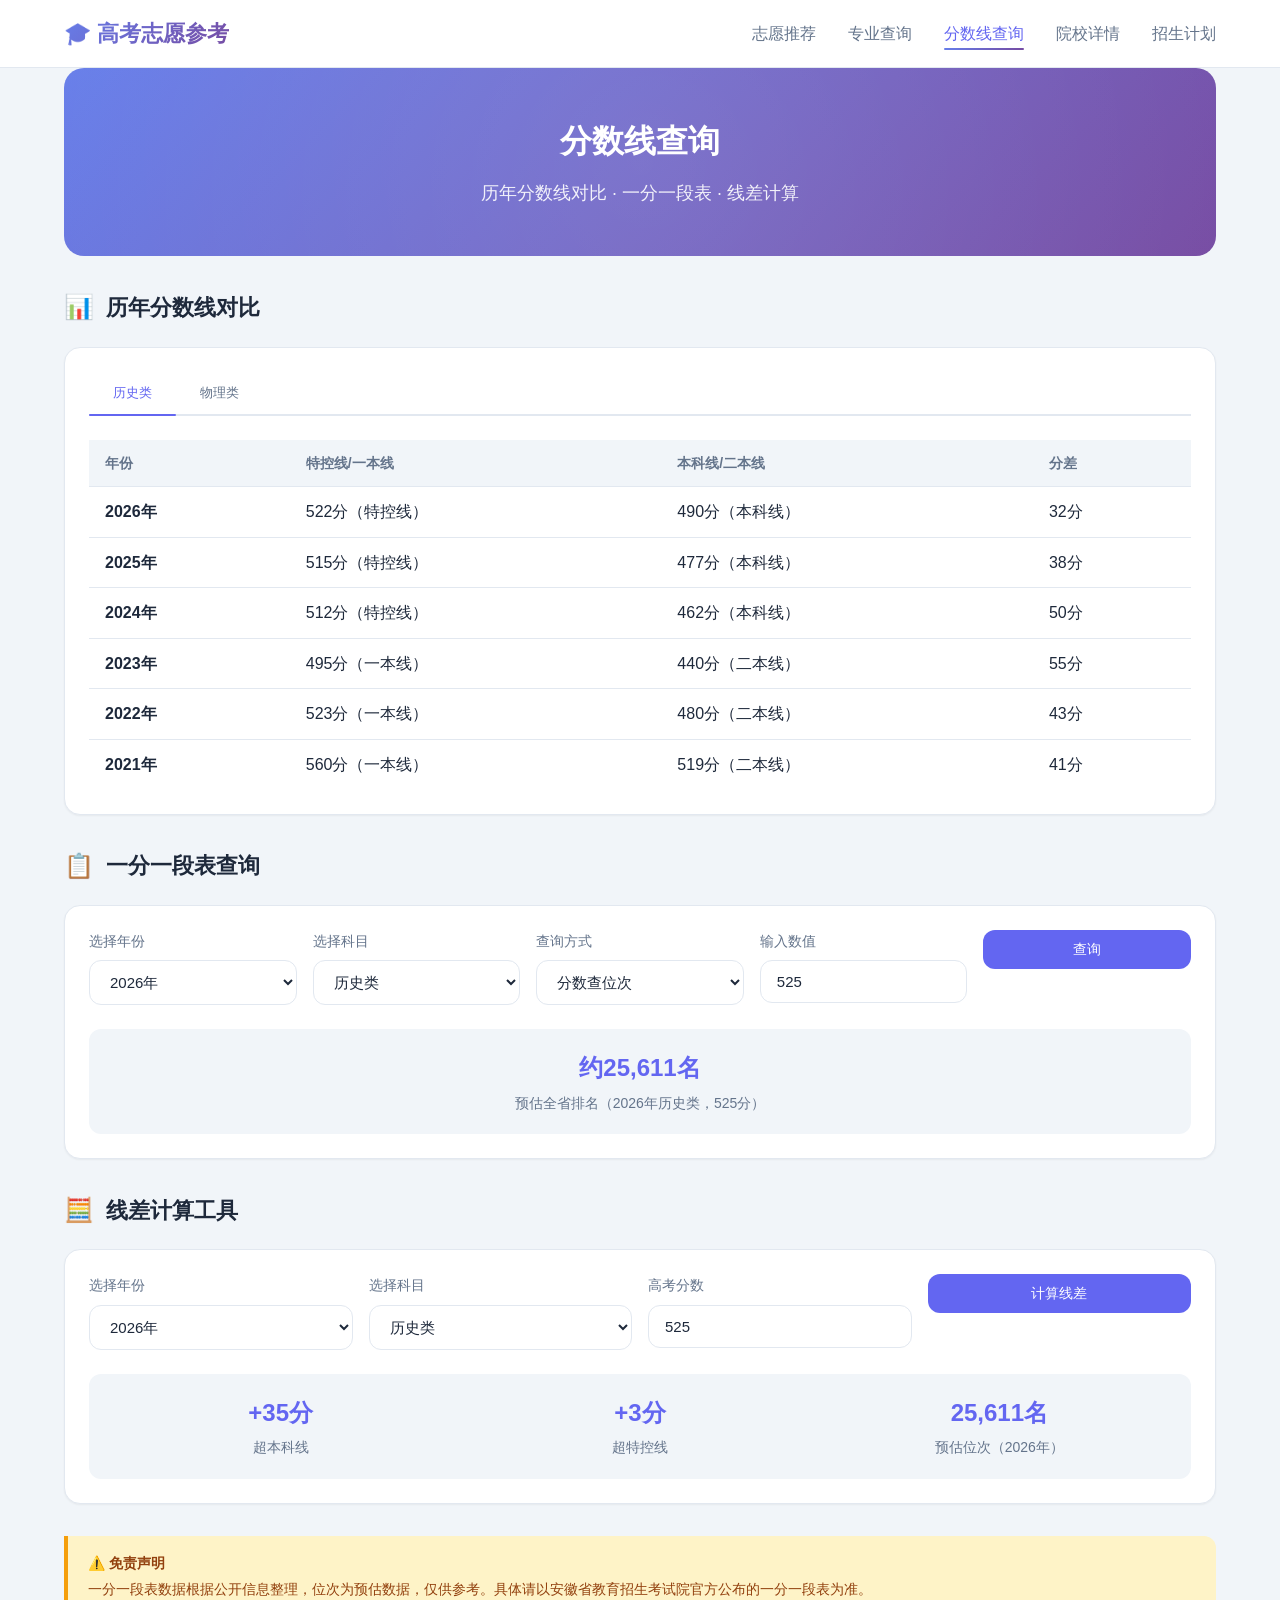
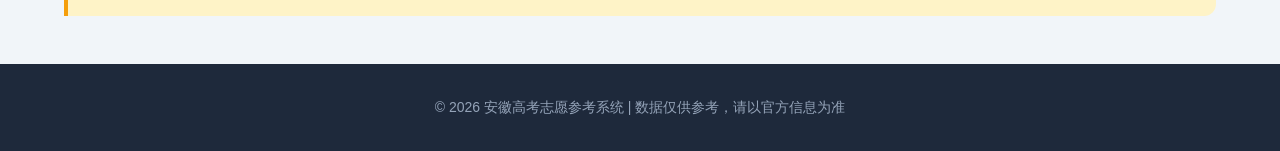
<file: score.html>
<!DOCTYPE html>
<html lang="zh-CN">
<head>
    <meta charset="UTF-8">
    <meta name="viewport" content="width=device-width, initial-scale=1.0">
    <title>分数线查询 - 2026年安徽高考志愿参考</title>
    <link rel="stylesheet" href="css/style.css">
</head>
<body>
    <header>
        <nav>
            <a href="index.html" class="logo">🎓 高考志愿参考</a>
            <button class="menu-toggle" aria-label="菜单">☰</button>
            <ul class="nav-links">
                <li><a href="index.html">志愿推荐</a></li>
                <li><a href="major.html">专业查询</a></li>
                <li><a href="score.html" class="active">分数线查询</a></li>
                <li><a href="school.html">院校详情</a></li>
                <li><a href="admission-plan.html">招生计划</a></li>
            </ul>
        </nav>
    </header>

    <main class="container">
        <div class="hero">
            <h1>分数线查询</h1>
            <p>历年分数线对比 · 一分一段表 · 线差计算</p>
        </div>

        <div class="section">
            <h2 class="section-title">
                <span class="icon">📊</span>
                历年分数线对比
            </h2>
            <div class="detail-section">
                <div class="tabs">
                    <button class="tab active" data-tab="history">历史类</button>
                    <button class="tab" data-tab="physics">物理类</button>
                </div>
                <div class="tab-content active" id="tab-history">
                    <table class="score-table">
                        <thead>
                            <tr>
                                <th>年份</th>
                                <th>特控线/一本线</th>
                                <th>本科线/二本线</th>
                                <th>分差</th>
                            </tr>
                        </thead>
                        <tbody id="historyTableBody"></tbody>
                    </table>
                </div>
                <div class="tab-content" id="tab-physics">
                    <table class="score-table">
                        <thead>
                            <tr>
                                <th>年份</th>
                                <th>特控线/一本线</th>
                                <th>本科线/二本线</th>
                                <th>分差</th>
                            </tr>
                        </thead>
                        <tbody id="physicsTableBody"></tbody>
                    </table>
                </div>
            </div>
        </div>

        <div class="section">
            <h2 class="section-title">
                <span class="icon">📋</span>
                一分一段表查询
            </h2>
            <div class="query-card">
                <div class="query-form">
                    <div class="form-group">
                        <label for="rankQueryYear">选择年份</label>
                        <select id="rankQueryYear">
                            <option value="2026" selected>2026年</option>
                            <option value="2025">2025年</option>
                        </select>
                    </div>
                    <div class="form-group">
                        <label for="rankQuerySubject">选择科目</label>
                        <select id="rankQuerySubject">
                            <option value="history">历史类</option>
                            <option value="physics">物理类</option>
                        </select>
                    </div>
                    <div class="form-group">
                        <label for="queryType">查询方式</label>
                        <select id="queryType">
                            <option value="scoreToRank">分数查位次</option>
                            <option value="rankToScore">位次查分数</option>
                        </select>
                    </div>
                    <div class="form-group">
                        <label for="queryInput">输入数值</label>
                        <input type="number" id="queryInput" placeholder="请输入分数或位次" value="525">
                    </div>
                    <div class="form-group" style="display: flex; align-items: flex-end;">
                        <button class="btn btn-primary" id="rankTableQueryBtn" style="width: 100%;">查询</button>
                    </div>
                </div>
                <div class="query-result" id="rankTableResult">
                    <div class="result-value">约22639名</div>
                    <div class="result-label">预估全省排名（历史类）</div>
                </div>
            </div>
        </div>

        <div class="section">
            <h2 class="section-title">
                <span class="icon">🧮</span>
                线差计算工具
            </h2>
            <div class="query-card">
                <div class="query-form">
                    <div class="form-group">
                        <label for="diffYear">选择年份</label>
                        <select id="diffYear">
                            <option value="2026" selected>2026年</option>
                            <option value="2025">2025年</option>
                        </select>
                    </div>
                    <div class="form-group">
                        <label for="diffSubject">选择科目</label>
                        <select id="diffSubject">
                            <option value="history">历史类</option>
                            <option value="physics">物理类</option>
                        </select>
                    </div>
                    <div class="form-group">
                        <label for="diffScore">高考分数</label>
                        <input type="number" id="diffScore" placeholder="请输入您的分数" value="525">
                    </div>
                    <div class="form-group" style="display: flex; align-items: flex-end;">
                        <button class="btn btn-primary" id="calcDiffBtn" style="width: 100%;">计算线差</button>
                    </div>
                </div>
                <div class="query-result" id="diffResult">
                    <div style="display: grid; grid-template-columns: repeat(auto-fit, minmax(150px, 1fr)); gap: 1rem;">
                        <div>
                            <div class="result-value">+35分</div>
                            <div class="result-label">超本科线</div>
                        </div>
                        <div>
                            <div class="result-value">+3分</div>
                            <div class="result-label">超特控线</div>
                        </div>
                        <div>
                            <div class="result-value">22639名</div>
                            <div class="result-label">预估位次</div>
                        </div>
                    </div>
                </div>
            </div>
        </div>

        <div class="disclaimer">
            <strong>⚠️ 免责声明</strong>
            一分一段表数据根据公开信息整理，位次为预估数据，仅供参考。具体请以安徽省教育招生考试院官方公布的一分一段表为准。
        </div>
    </main>

    <footer>
        <p>© 2026 安徽高考志愿参考系统 | 数据仅供参考，请以官方信息为准</p>
    </footer>

    <script src="data/control-lines.js"></script>
    <script src="data/schools-anhui.js"></script>
    <script src="data/schools-national.js"></script>
    <script src="data/majors.js"></script>
    <script src="data/rank-table.js"></script>
    <script src="js/app.js"></script>
</body>
</html>
</file>
<file: css/style.css>
:root {
    --primary: #6366f1;
    --primary-dark: #4f46e5;
    --primary-light: #818cf8;
    --secondary: #8b5cf6;
    --secondary-dark: #7c3aed;
    --accent: #06b6d4;
    --success: #10b981;
    --warning: #f59e0b;
    --danger: #ef4444;
    --bg: #f1f5f9;
    --bg-primary: #ffffff;
    --bg-secondary: #f8fafc;
    --bg-gradient: linear-gradient(135deg, #667eea 0%, #764ba2 100%);
    --card-bg: #ffffff;
    --text: #1e293b;
    --text-primary: #1e293b;
    --text-secondary: #64748b;
    --text-light: #94a3b8;
    --border: #e2e8f0;
    --border-light: #f1f5f9;
    --shadow-sm: 0 1px 2px 0 rgba(0, 0, 0, 0.05);
    --shadow: 0 4px 6px -1px rgba(0, 0, 0, 0.1), 0 2px 4px -1px rgba(0, 0, 0, 0.06);
    --shadow-md: 0 10px 15px -3px rgba(0, 0, 0, 0.1), 0 4px 6px -2px rgba(0, 0, 0, 0.05);
    --shadow-lg: 0 20px 25px -5px rgba(0, 0, 0, 0.1), 0 10px 10px -5px rgba(0, 0, 0, 0.04);
    --radius: 8px;
    --radius-sm: 6px;
    --radius-md: 12px;
    --radius-lg: 16px;
    --radius-xl: 20px;
    --transition: all 0.3s cubic-bezier(0.4, 0, 0.2, 1);
}

* {
    margin: 0;
    padding: 0;
    box-sizing: border-box;
}

html {
    font-size: 16px;
    scroll-behavior: smooth;
}

body {
    font-family: -apple-system, BlinkMacSystemFont, "Segoe UI", "PingFang SC", "Hiragino Sans GB", "Microsoft YaHei", Roboto, "Helvetica Neue", Arial, sans-serif;
    background: var(--bg);
    color: var(--text);
    line-height: 1.6;
    min-height: 100vh;
}

.container {
    max-width: 1200px;
    margin: 0 auto;
    padding: 0 1.5rem;
}

header {
    background: rgba(255, 255, 255, 0.95);
    backdrop-filter: blur(10px);
    border-bottom: 1px solid var(--border);
    position: sticky;
    top: 0;
    z-index: 100;
}

nav {
    display: flex;
    justify-content: space-between;
    align-items: center;
    padding: 1rem 1.5rem;
    max-width: 1200px;
    margin: 0 auto;
}

.logo {
    font-size: 1.375rem;
    font-weight: 700;
    background: var(--bg-gradient);
    -webkit-background-clip: text;
    -webkit-text-fill-color: transparent;
    background-clip: text;
    text-decoration: none;
    display: flex;
    align-items: center;
    gap: 0.5rem;
}

.nav-links {
    display: flex;
    gap: 2rem;
    list-style: none;
    align-items: center;
}

.nav-links a {
    color: var(--text-secondary);
    text-decoration: none;
    font-weight: 500;
    transition: var(--transition);
    position: relative;
    padding: 0.5rem 0;
}

.nav-links a:hover,
.nav-links a.active {
    color: var(--primary);
}

.nav-links a.active::after {
    content: '';
    position: absolute;
    bottom: 0;
    left: 0;
    right: 0;
    height: 2px;
    background: var(--bg-gradient);
    border-radius: 1px;
}

.menu-toggle {
    display: none;
    background: none;
    border: none;
    font-size: 1.5rem;
    cursor: pointer;
    color: var(--text);
}

main {
    padding: 2rem 0;
    max-width: 1200px;
    margin: 0 auto;
    min-height: calc(100vh - 140px);
}

footer {
    background: #1e293b;
    color: #94a3b8;
    text-align: center;
    padding: 2rem 1.5rem;
    margin-top: 3rem;
}

footer p {
    font-size: 0.875rem;
}

.hero {
    text-align: center;
    padding: 3rem 2rem;
    background: var(--bg-gradient);
    color: #fff;
    border-radius: var(--radius-xl);
    margin-bottom: 2rem;
    position: relative;
    overflow: hidden;
}

.hero::before {
    content: '';
    position: absolute;
    top: -50%;
    left: -50%;
    width: 200%;
    height: 200%;
    background: radial-gradient(circle, rgba(255,255,255,0.1) 0%, transparent 60%);
    animation: float 6s ease-in-out infinite;
}

@keyframes float {
    0%, 100% { transform: translate(0, 0); }
    50% { transform: translate(20px, 20px); }
}

.hero h1 {
    font-size: 2rem;
    margin-bottom: 0.75rem;
    position: relative;
    z-index: 1;
}

.hero p {
    opacity: 0.9;
    font-size: 1.125rem;
    position: relative;
    z-index: 1;
}

.section {
    margin-bottom: 2rem;
}

.section-title {
    font-size: 1.375rem;
    font-weight: 700;
    margin-bottom: 1.25rem;
    display: flex;
    align-items: center;
    gap: 0.75rem;
    color: var(--text);
}

.section-title .icon {
    font-size: 1.5rem;
}

.card {
    background: var(--card-bg);
    border-radius: var(--radius-lg);
    padding: 1.5rem;
    box-shadow: var(--shadow-sm);
    transition: var(--transition);
    border: 1px solid var(--border);
}

.card:hover {
    box-shadow: var(--shadow-md);
    transform: translateY(-2px);
}

.user-info-card {
    background: var(--card-bg);
    border-radius: var(--radius-lg);
    padding: 2rem;
    box-shadow: var(--shadow-md);
    margin-bottom: 2rem;
    display: grid;
    grid-template-columns: repeat(auto-fit, minmax(200px, 1fr));
    gap: 1.5rem;
    border: 1px solid var(--border);
    position: relative;
    overflow: hidden;
}

.user-info-card::before {
    content: '';
    position: absolute;
    top: 0;
    left: 0;
    right: 0;
    height: 4px;
    background: var(--bg-gradient);
}

.user-info-item {
    text-align: center;
    padding: 1rem;
    background: var(--bg);
    border-radius: var(--radius-md);
}

.user-info-item .label {
    font-size: 0.875rem;
    color: var(--text-secondary);
    margin-bottom: 0.5rem;
}

.user-info-item .value {
    font-size: 1.75rem;
    font-weight: 700;
    background: var(--bg-gradient);
    -webkit-background-clip: text;
    -webkit-text-fill-color: transparent;
    background-clip: text;
}

.user-info-item .value.green {
    background: linear-gradient(135deg, #10b981 0%, #059669 100%);
    -webkit-background-clip: text;
    -webkit-text-fill-color: transparent;
    background-clip: text;
}

.score-lines {
    display: grid;
    grid-template-columns: repeat(auto-fit, minmax(180px, 1fr));
    gap: 1rem;
    margin-bottom: 2rem;
}

.score-line-card {
    background: var(--card-bg);
    border-radius: var(--radius-md);
    padding: 1.25rem;
    text-align: center;
    border: 1px solid var(--border);
    box-shadow: var(--shadow-sm);
    transition: var(--transition);
}

.score-line-card:hover {
    box-shadow: var(--shadow-md);
    transform: translateY(-2px);
}

.score-line-card .label {
    font-size: 0.875rem;
    color: var(--text-secondary);
    margin-bottom: 0.5rem;
}

.score-line-card .value {
    font-size: 1.5rem;
    font-weight: 700;
    color: var(--primary);
}

.recommend-tabs {
    display: flex;
    gap: 0.5rem;
    margin-bottom: 1.5rem;
    flex-wrap: wrap;
}

.tab-btn {
    padding: 0.625rem 1.25rem;
    border: 1px solid var(--border);
    background: var(--card-bg);
    border-radius: var(--radius-md);
    cursor: pointer;
    font-weight: 500;
    transition: var(--transition);
    color: var(--text-secondary);
}

.tab-btn:hover {
    border-color: var(--primary-light);
    color: var(--primary);
}

.tab-btn.active {
    background: var(--bg-gradient);
    color: #fff;
    border-color: transparent;
}

.recommend-grid {
    display: grid;
    grid-template-columns: repeat(auto-fill, minmax(350px, 1fr));
    gap: 1rem;
}

.school-card {
    background: var(--card-bg);
    border-radius: var(--radius-md);
    padding: 1.25rem;
    border: 1px solid var(--border);
    transition: var(--transition);
    cursor: pointer;
    display: flex;
    flex-direction: column;
    gap: 0.75rem;
}

.school-card:hover {
    box-shadow: var(--shadow-md);
    transform: translateY(-2px);
    border-color: var(--primary-light);
}

.school-card-header {
    display: flex;
    justify-content: space-between;
    align-items: flex-start;
    gap: 1rem;
}

.school-card-header h3 {
    font-size: 1.0625rem;
    font-weight: 600;
    color: var(--text);
}

.school-score {
    text-align: right;
    flex-shrink: 0;
}

.school-score .score {
    font-size: 1.375rem;
    font-weight: 700;
    color: var(--primary);
}

.school-score .rank {
    font-size: 0.75rem;
    color: var(--text-secondary);
}

.school-tags {
    display: flex;
    flex-wrap: wrap;
    gap: 0.375rem;
}

.tag {
    padding: 0.25rem 0.625rem;
    background: var(--bg);
    border-radius: 9999px;
    font-size: 0.75rem;
    color: var(--text-secondary);
    font-weight: 500;
}

.tag.primary {
    background: #e0e7ff;
    color: var(--primary-dark);
}

.tag.success {
    background: #d1fae5;
    color: var(--success);
}

.tag.warning {
    background: #fef3c7;
    color: var(--warning);
}

.tag.danger {
    background: #fee2e2;
    color: var(--danger);
}

.tag.secondary {
    background: #ede9fe;
    color: var(--secondary-dark);
}

.school-meta {
    display: flex;
    gap: 1rem;
    font-size: 0.8125rem;
    color: var(--text-secondary);
    flex-wrap: wrap;
}

.school-meta span {
    display: flex;
    align-items: center;
    gap: 0.25rem;
}

.chart-container {
    background: var(--card-bg);
    border-radius: var(--radius-lg);
    padding: 1.5rem;
    border: 1px solid var(--border);
    box-shadow: var(--shadow-sm);
    margin-bottom: 2rem;
}

.chart-canvas {
    width: 100%;
    height: 300px;
    position: relative;
}

.chart-legend {
    display: flex;
    justify-content: center;
    gap: 2rem;
    margin-top: 1rem;
    flex-wrap: wrap;
}

.legend-item {
    display: flex;
    align-items: center;
    gap: 0.5rem;
    font-size: 0.875rem;
    color: var(--text-secondary);
}

.legend-color {
    width: 16px;
    height: 16px;
    border-radius: 4px;
}

.query-card {
    background: var(--card-bg);
    border-radius: var(--radius-lg);
    padding: 1.5rem;
    border: 1px solid var(--border);
    box-shadow: var(--shadow-sm);
    margin-bottom: 2rem;
}

.query-form {
    display: grid;
    grid-template-columns: repeat(auto-fit, minmax(200px, 1fr));
    gap: 1rem;
    margin-bottom: 1.5rem;
}

.form-group {
    display: flex;
    flex-direction: column;
    gap: 0.5rem;
}

.form-group label {
    font-weight: 500;
    font-size: 0.875rem;
    color: var(--text-secondary);
}

.form-group select,
.form-group input {
    padding: 0.75rem 1rem;
    border: 1px solid var(--border);
    border-radius: var(--radius-md);
    font-size: 0.9375rem;
    transition: var(--transition);
    background: var(--card-bg);
    color: var(--text);
}

.form-group select:focus,
.form-group input:focus {
    outline: none;
    border-color: var(--primary);
    box-shadow: 0 0 0 3px rgba(99, 102, 241, 0.1);
}

.btn {
    padding: 0.75rem 1.5rem;
    border: none;
    border-radius: var(--radius-md);
    font-size: 0.9375rem;
    font-weight: 600;
    cursor: pointer;
    transition: var(--transition);
    display: inline-flex;
    align-items: center;
    justify-content: center;
    gap: 0.5rem;
}

.btn-primary {
    background: var(--bg-gradient);
    color: #fff;
}

.btn-primary:hover {
    transform: translateY(-1px);
    box-shadow: var(--shadow-md);
}

.btn-secondary {
    background: var(--card-bg);
    color: var(--text);
    border: 1px solid var(--border);
}

.btn-secondary:hover {
    border-color: var(--primary-light);
    color: var(--primary);
}

.btn-outline {
    background: transparent;
    color: var(--primary);
    border: 1px solid var(--primary);
}

.btn-outline:hover {
    background: var(--primary);
    color: #fff;
}

.query-result {
    background: var(--bg);
    border-radius: var(--radius-md);
    padding: 1.25rem;
    text-align: center;
}

.query-result .result-value {
    font-size: 1.5rem;
    font-weight: 700;
    color: var(--primary);
    margin-bottom: 0.25rem;
}

.query-result .result-label {
    font-size: 0.875rem;
    color: var(--text-secondary);
}

.major-grid {
    display: grid;
    grid-template-columns: repeat(auto-fill, minmax(300px, 1fr));
    gap: 1rem;
}

.major-card {
    background: var(--card-bg);
    border-radius: var(--radius-md);
    padding: 1.25rem;
    border: 1px solid var(--border);
    transition: var(--transition);
}

.major-card:hover {
    box-shadow: var(--shadow-md);
    transform: translateY(-2px);
    border-color: var(--primary-light);
}

.major-card h3 {
    font-size: 1.0625rem;
    font-weight: 600;
    margin-bottom: 0.5rem;
    color: var(--text);
}

.major-card .category {
    font-size: 0.8125rem;
    color: var(--text-secondary);
    margin-bottom: 0.75rem;
    display: flex;
    gap: 0.5rem;
    flex-wrap: wrap;
}

.major-card .info {
    display: grid;
    grid-template-columns: 1fr 1fr;
    gap: 0.5rem;
    font-size: 0.8125rem;
    color: var(--text-secondary);
}

.major-card .info span {
    display: flex;
    align-items: center;
    gap: 0.25rem;
}

.major-card .major-desc {
    margin-top: 0.75rem;
    font-size: 0.8125rem;
    color: var(--text-secondary);
    line-height: 1.6;
    display: -webkit-box;
    -webkit-line-clamp: 2;
    -webkit-box-orient: vertical;
    overflow: hidden;
}

.major-card .major-section {
    margin-top: 0.75rem;
    font-size: 0.8125rem;
    color: var(--text-secondary);
}

.major-card .major-section strong {
    color: var(--text);
    display: block;
    margin-bottom: 0.375rem;
}

.major-card .tag-list {
    display: flex;
    flex-wrap: wrap;
    gap: 0.375rem;
}

.tag.hot {
    background: linear-gradient(135deg, #ff6b6b, #ee5a5a);
    color: white;
    border-color: transparent;
}

.tag.cold {
    background: linear-gradient(135deg, #74b9ff, #0984e3);
    color: white;
    border-color: transparent;
}

.tag.ranking {
    background: linear-gradient(135deg, #fdcb6e, #f39c12);
    color: white;
    border-color: transparent;
    font-weight: 600;
}

.tag.small {
    font-size: 0.6875rem;
    padding: 0.125rem 0.5rem;
}

.filter-bar {
    display: flex;
    gap: 1rem;
    margin-bottom: 1.5rem;
    flex-wrap: wrap;
    align-items: flex-end;
}

.filter-bar .form-group {
    flex: 1;
    min-width: 150px;
}

.back-link {
    display: inline-flex;
    align-items: center;
    gap: 0.5rem;
    color: var(--primary);
    text-decoration: none;
    font-weight: 500;
    margin-bottom: 1rem;
    transition: var(--transition);
}

.back-link:hover {
    color: var(--primary-dark);
    transform: translateX(-2px);
}

.school-detail-header {
    background: var(--bg-gradient);
    color: #fff;
    padding: 2.5rem;
    border-radius: var(--radius-xl);
    margin-bottom: 2rem;
    position: relative;
    overflow: hidden;
}

.school-detail-header::before {
    content: '';
    position: absolute;
    top: -50%;
    right: -20%;
    width: 60%;
    height: 200%;
    background: radial-gradient(circle, rgba(255,255,255,0.15) 0%, transparent 60%);
}

.school-detail-header h1 {
    font-size: 1.75rem;
    margin-bottom: 0.75rem;
    position: relative;
    z-index: 1;
}

.school-detail-header .meta {
    display: flex;
    gap: 1rem;
    flex-wrap: wrap;
    opacity: 0.9;
    position: relative;
    z-index: 1;
}

.school-detail-header .meta span {
    display: flex;
    align-items: center;
    gap: 0.375rem;
}

.detail-grid {
    display: grid;
    grid-template-columns: repeat(auto-fit, minmax(250px, 1fr));
    gap: 1rem;
    margin-bottom: 2rem;
}

.detail-item {
    background: var(--bg);
    padding: 1rem;
    border-radius: var(--radius-md);
}

.detail-item .label {
    font-size: 0.8125rem;
    color: var(--text-secondary);
    margin-bottom: 0.375rem;
}

.detail-item .value {
    font-weight: 600;
    color: var(--text);
}

.detail-section {
    background: var(--card-bg);
    border-radius: var(--radius-lg);
    padding: 1.5rem;
    margin-bottom: 1.5rem;
    border: 1px solid var(--border);
    box-shadow: var(--shadow-sm);
}

.detail-section h2 {
    font-size: 1.125rem;
    margin-bottom: 1rem;
    padding-bottom: 0.75rem;
    border-bottom: 1px solid var(--border);
    color: var(--text);
}

.score-table {
    width: 100%;
    border-collapse: collapse;
}

.score-table th,
.score-table td {
    padding: 0.75rem 1rem;
    text-align: left;
    border-bottom: 1px solid var(--border);
}

.score-table th {
    background: var(--bg);
    font-weight: 600;
    font-size: 0.875rem;
    color: var(--text-secondary);
}

.score-table tr:hover td {
    background: var(--bg);
}

.score-table tr:last-child td {
    border-bottom: none;
}

.advantage-tags {
    display: flex;
    flex-wrap: wrap;
    gap: 0.5rem;
}

.advantage-tags .tag {
    padding: 0.5rem 0.875rem;
    background: #e0e7ff;
    color: var(--primary-dark);
    font-size: 0.875rem;
}

.disclaimer {
    background: #fef3c7;
    border-left: 4px solid var(--warning);
    padding: 1rem 1.25rem;
    border-radius: 0 var(--radius-md) var(--radius-md) 0;
    margin-top: 2rem;
    font-size: 0.875rem;
    color: #92400e;
}

.disclaimer strong {
    display: block;
    margin-bottom: 0.25rem;
}

.empty-state {
    text-align: center;
    padding: 3rem 1rem;
    color: var(--text-secondary);
}

.empty-state .icon {
    font-size: 3rem;
    margin-bottom: 1rem;
    opacity: 0.5;
}

.tabs {
    display: flex;
    gap: 0;
    border-bottom: 2px solid var(--border);
    margin-bottom: 1.5rem;
}

.tab {
    padding: 0.75rem 1.5rem;
    background: none;
    border: none;
    cursor: pointer;
    font-weight: 500;
    color: var(--text-secondary);
    position: relative;
    transition: var(--transition);
}

.tab:hover {
    color: var(--primary);
}

.tab.active {
    color: var(--primary);
}

.tab.active::after {
    content: '';
    position: absolute;
    bottom: -2px;
    left: 0;
    right: 0;
    height: 2px;
    background: var(--primary);
    border-radius: 1px;
}

.tab-content {
    display: none;
}

.tab-content.active {
    display: block;
    animation: fadeIn 0.3s ease;
}

@keyframes fadeIn {
    from { opacity: 0; transform: translateY(10px); }
    to { opacity: 1; transform: translateY(0); }
}

.compare-table {
    width: 100%;
    border-collapse: collapse;
    background: var(--card-bg);
    border-radius: var(--radius-md);
    overflow: hidden;
}

.compare-table th,
.compare-table td {
    padding: 1rem;
    text-align: center;
    border-bottom: 1px solid var(--border);
}

.compare-table th {
    background: var(--bg);
    font-weight: 600;
    color: var(--text-secondary);
    font-size: 0.875rem;
}

.compare-table tr:last-child td {
    border-bottom: none;
}

.compare-table td:first-child {
    text-align: left;
    font-weight: 500;
    color: var(--text-secondary);
}

.school-links {
    display: flex;
    gap: 1rem;
    flex-wrap: wrap;
    margin-top: 1rem;
}

.school-links a {
    display: inline-flex;
    align-items: center;
    gap: 0.375rem;
    color: var(--primary);
    text-decoration: none;
    font-size: 0.875rem;
    transition: var(--transition);
}

.school-links a:hover {
    color: var(--primary-dark);
}

@media (max-width: 768px) {
    .nav-links {
        display: none;
        position: absolute;
        top: 100%;
        left: 0;
        right: 0;
        background: var(--card-bg);
        flex-direction: column;
        padding: 1rem 1.5rem;
        border-bottom: 1px solid var(--border);
        gap: 0.75rem;
    }

    .nav-links.active {
        display: flex;
    }

    .menu-toggle {
        display: block;
    }

    .hero {
        padding: 2rem 1.5rem;
    }

    .hero h1 {
        font-size: 1.5rem;
    }

    .hero p {
        font-size: 1rem;
    }

    .recommend-grid {
        grid-template-columns: 1fr;
    }

    .major-grid {
        grid-template-columns: 1fr;
    }

    .user-info-card {
        grid-template-columns: repeat(2, 1fr);
        padding: 1.5rem;
    }

    .user-info-item .value {
        font-size: 1.375rem;
    }

    .school-detail-header {
        padding: 1.5rem;
    }

    .school-detail-header h1 {
        font-size: 1.375rem;
    }

    .query-form {
        grid-template-columns: 1fr;
    }

    .filter-bar {
        flex-direction: column;
    }

    .filter-bar .form-group {
        width: 100%;
    }

    .score-table {
        font-size: 0.8125rem;
    }

    .score-table th,
    .score-table td {
        padding: 0.5rem;
    }
}

.plan-tabs {
    display: flex;
    gap: 0.5rem;
    flex-wrap: wrap;
    margin-bottom: 1.5rem;
}

.plan-tab {
    padding: 0.625rem 1.25rem;
    background: var(--bg-secondary);
    border: 1px solid var(--border);
    border-radius: var(--radius-md);
    cursor: pointer;
    font-weight: 500;
    color: var(--text-secondary);
    transition: all 0.2s;
}

.plan-tab:hover {
    border-color: var(--primary);
    color: var(--primary);
}

.plan-tab.active {
    background: var(--primary);
    border-color: var(--primary);
    color: white;
}

.plan-stats {
    display: grid;
    grid-template-columns: repeat(3, 1fr);
    gap: 1rem;
    margin-bottom: 1.5rem;
}

.stat-card {
    background: var(--bg-secondary);
    padding: 1.25rem;
    border-radius: var(--radius-md);
    text-align: center;
    border: 1px solid var(--border);
}

.stat-label {
    font-size: 0.875rem;
    color: var(--text-secondary);
    margin-bottom: 0.5rem;
}

.stat-value {
    font-size: 1.5rem;
    font-weight: 700;
    color: var(--primary);
}

.plan-school-card {
    background: var(--bg-primary);
    border: 1px solid var(--border);
    border-radius: var(--radius-md);
    margin-bottom: 1.25rem;
    overflow: hidden;
}

.plan-school-header {
    display: flex;
    justify-content: space-between;
    align-items: center;
    padding: 1rem 1.25rem;
    background: var(--bg-secondary);
    border-bottom: 1px solid var(--border);
    flex-wrap: wrap;
    gap: 0.75rem;
}

.plan-school-name {
    font-size: 1.05rem;
    font-weight: 600;
    color: var(--text-primary);
    display: flex;
    align-items: center;
    gap: 0.75rem;
    flex-wrap: wrap;
}

.school-code {
    font-weight: 400;
    color: var(--text-secondary);
    font-size: 0.875rem;
}

.plan-type-badge {
    display: inline-block;
    padding: 0.125rem 0.625rem;
    border-radius: var(--radius-sm);
    font-size: 0.75rem;
    font-weight: 500;
    color: white;
}

.type-national { background: #ef4444; }
.type-local { background: #10b981; }
.type-college { background: #8b5cf6; }

.plan-school-total {
    font-size: 0.875rem;
    color: var(--primary);
    font-weight: 600;
}

.plan-group {
    padding: 1rem 1.25rem;
    border-bottom: 1px solid var(--border-light);
}

.plan-group:last-child {
    border-bottom: none;
}

.plan-group-header {
    display: flex;
    align-items: center;
    gap: 1rem;
    margin-bottom: 0.75rem;
    flex-wrap: wrap;
}

.group-no {
    font-weight: 600;
    color: var(--primary);
    font-size: 0.9rem;
}

.subject-req {
    background: #ede9fe;
    color: #6d28d9;
    padding: 0.125rem 0.625rem;
    border-radius: var(--radius-sm);
    font-size: 0.8rem;
}

.group-major-count {
    font-size: 0.8rem;
    color: var(--text-secondary);
}

.plan-major-table {
    width: 100%;
    border-collapse: collapse;
    font-size: 0.875rem;
}

.plan-major-table th {
    background: var(--bg-secondary);
    padding: 0.625rem 0.75rem;
    text-align: left;
    font-weight: 600;
    color: var(--text-secondary);
    border-bottom: 1px solid var(--border);
    font-size: 0.8rem;
}

.plan-major-table td {
    padding: 0.625rem 0.75rem;
    border-bottom: 1px solid var(--border-light);
    color: var(--text-primary);
}

.plan-major-table tr:last-child td {
    border-bottom: none;
}

.major-name-cell {
    font-weight: 500;
}

.plan-count {
    display: inline-block;
    background: #ecfdf5;
    color: #047857;
    padding: 0.125rem 0.5rem;
    border-radius: var(--radius-sm);
    font-weight: 600;
    min-width: 2rem;
    text-align: center;
}

.remark-cell {
    color: var(--text-secondary);
    font-size: 0.8rem;
    max-width: 300px;
}

.plan-overview-cards {
    display: grid;
    grid-template-columns: repeat(4, 1fr);
    gap: 1rem;
    margin-bottom: 1rem;
}

.plan-overview-card {
    background: var(--bg-primary);
    border: 1px solid var(--border);
    border-radius: var(--radius-md);
    padding: 1.25rem;
    text-align: center;
    transition: transform 0.2s, box-shadow 0.2s;
}

.plan-overview-card:hover {
    transform: translateY(-2px);
    box-shadow: var(--shadow);
}

.plan-overview-icon {
    font-size: 2rem;
    margin-bottom: 0.5rem;
}

.plan-overview-title {
    font-size: 0.9rem;
    color: var(--text-secondary);
    margin-bottom: 0.5rem;
}

.plan-overview-number {
    font-size: 1.5rem;
    font-weight: 700;
    color: var(--primary);
    margin-bottom: 0.25rem;
}

.plan-overview-desc {
    font-size: 0.8rem;
    color: var(--text-secondary);
}

.tips-grid {
    display: grid;
    grid-template-columns: repeat(4, 1fr);
    gap: 1rem;
}

.tip-card {
    background: var(--bg-primary);
    border: 1px solid var(--border);
    border-radius: var(--radius-md);
    padding: 1.25rem;
    transition: transform 0.2s, box-shadow 0.2s;
}

.tip-card:hover {
    transform: translateY(-2px);
    box-shadow: var(--shadow);
}

.tip-icon {
    font-size: 1.75rem;
    margin-bottom: 0.75rem;
}

.tip-title {
    font-size: 1rem;
    font-weight: 600;
    color: var(--text-primary);
    margin-bottom: 0.5rem;
}

.tip-desc {
    font-size: 0.85rem;
    color: var(--text-secondary);
    line-height: 1.6;
}

.btn {
    display: inline-block;
    padding: 0.625rem 1.5rem;
    border-radius: var(--radius-md);
    font-weight: 500;
    text-decoration: none;
    cursor: pointer;
    border: none;
    font-size: 0.9rem;
    transition: all 0.2s;
}

.btn-primary {
    background: var(--primary);
    color: white;
}

.btn-primary:hover {
    background: var(--primary-dark);
}

.btn-outline {
    background: transparent;
    border: 1px solid var(--primary);
    color: var(--primary);
}

.btn-outline:hover {
    background: var(--primary);
    color: white;
}

@media (max-width: 768px) {
    .plan-overview-cards {
        grid-template-columns: repeat(2, 1fr);
    }

    .tips-grid {
        grid-template-columns: repeat(2, 1fr);
    }
}

@media (max-width: 480px) {
    .plan-overview-cards {
        grid-template-columns: 1fr;
    }

    .tips-grid {
        grid-template-columns: 1fr;
    }

    .plan-stats {
        grid-template-columns: 1fr;
    }
}

@media (max-width: 768px) {
    .plan-stats {
        grid-template-columns: 1fr 1fr 1fr;
    }

    .stat-value {
        font-size: 1.25rem;
    }

    .plan-major-table {
        font-size: 0.75rem;
    }

    .plan-major-table th,
    .plan-major-table td {
        padding: 0.5rem;
    }

    .remark-cell {
        max-width: 150px;
    }
}

@media (max-width: 480px) {
    .container {
        padding: 0 1rem;
    }

    nav {
        padding: 0.75rem 1rem;
    }

    main {
        padding: 1.5rem 0;
    }

    .user-info-card {
        grid-template-columns: 1fr;
    }

    .score-lines {
        grid-template-columns: 1fr 1fr;
    }

    .section-title {
        font-size: 1.125rem;
    }

    .plan-stats {
        grid-template-columns: 1fr;
    }
}
</file>
